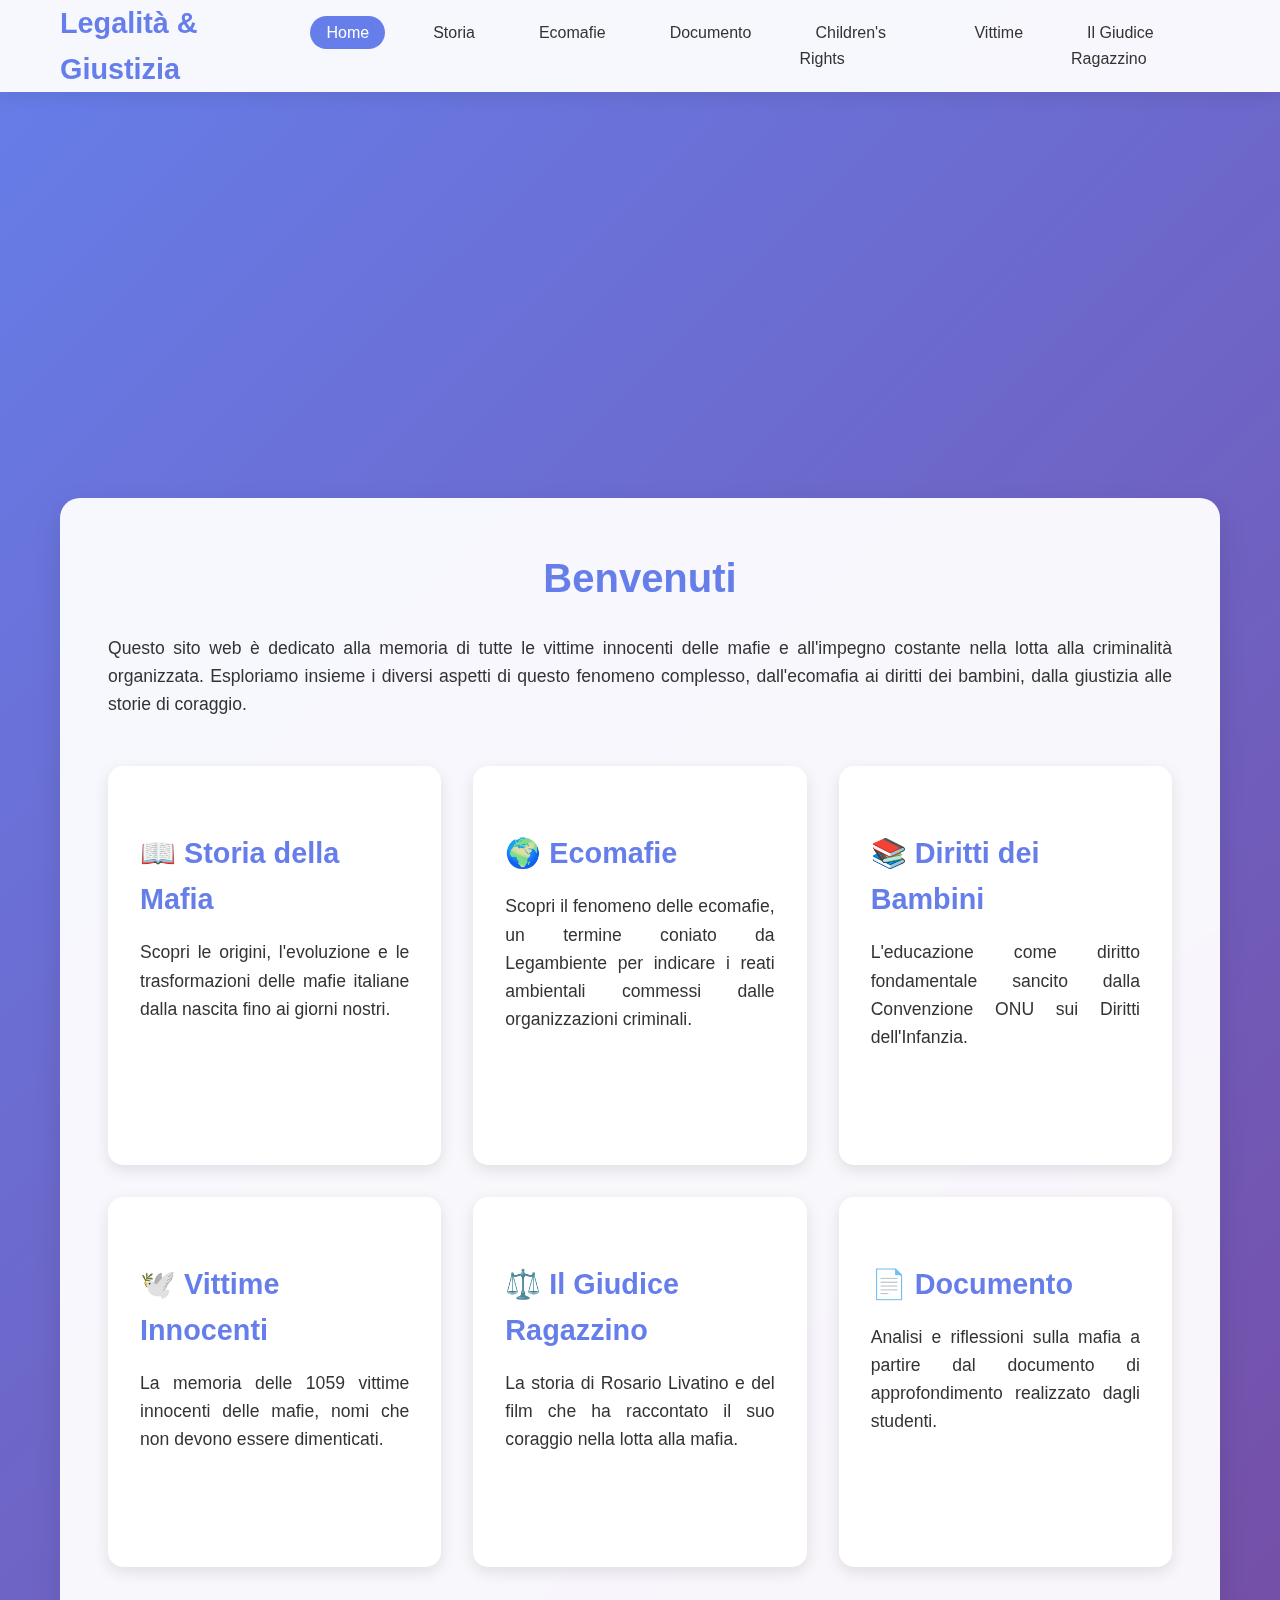
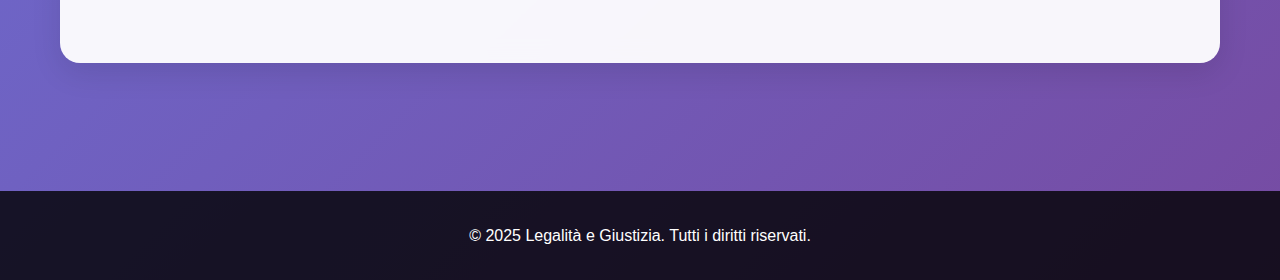
<file: index.html>
<!DOCTYPE html>
<html lang="it">
<head>
    <meta charset="UTF-8">
    <meta name="viewport" content="width=device-width, initial-scale=1.0">
    <title>Legalità e Giustizia - Homepage</title>
    <link rel="stylesheet" href="styles.css">
</head>
<body>
    <header>
        <nav class="container">
            <a href="index.html" class="logo">Legalità & Giustizia</a>
            <ul class="nav-links">
                <li><a href="index.html" class="active">Home</a></li>
                <li><a href="storia-mafia.html">Storia</a></li>
                <li><a href="ecomafie.html">Ecomafie</a></li>
                <li><a href="documento.html">Documento</a></li>
                <li><a href="diritti-bambini.html">Children's Rights</a></li>
                <li><a href="vittime-mafia.html">Vittime</a></li>
                <li><a href="giudice-ragazzino.html">Il Giudice Ragazzino</a></li>
            </ul>
            <div class="mobile-menu">
                <span></span>
                <span></span>
                <span></span>
            </div>
        </nav>
    </header>

    <main>
        <section class="hero">
            <div class="container">
                <h1>Legalità e Giustizia</h1>
                <p>Un viaggio attraverso la storia della lotta alla criminalità organizzata e la difesa dei diritti umani</p>
                <a href="#content" class="btn-primary">Scopri di più</a>
            </div>
        </section>

        <section id="content" class="container">
            <div class="content-section">
                <h2>Benvenuti</h2>
                <p>
                    Questo sito web è dedicato alla memoria di tutte le vittime innocenti delle mafie e all'impegno costante nella lotta alla criminalità organizzata. Esploriamo insieme i diversi aspetti di questo fenomeno complesso, dall'ecomafia ai diritti dei bambini, dalla giustizia alle storie di coraggio.
                </p>
                <div class="cards-grid">
                    <div class="card">
                        <h3>📖 Storia della Mafia</h3>
                        <p>Scopri le origini, l'evoluzione e le trasformazioni delle mafie italiane dalla nascita fino ai giorni nostri.</p>
                        <a href="storia-mafia.html" class="btn-primary">Vai alla Storia</a>
                    </div>
                    <div class="card">
                        <h3>🌍 Ecomafie</h3>
                        <p>Scopri il fenomeno delle ecomafie, un termine coniato da Legambiente per indicare i reati ambientali commessi dalle organizzazioni criminali.</p>
                        <a href="ecomafie.html" class="btn-primary">Approfondisci</a>
                    </div>
                    <div class="card">
                        <h3>📚 Diritti dei Bambini</h3>
                        <p>L'educazione come diritto fondamentale sancito dalla Convenzione ONU sui Diritti dell'Infanzia.</p>
                        <a href="diritti-bambini.html" class="btn-primary">Learn More</a>
                    </div>
                    <div class="card">
                        <h3>🕊️ Vittime Innocenti</h3>
                        <p>La memoria delle 1059 vittime innocenti delle mafie, nomi che non devono essere dimenticati.</p>
                        <a href="vittime-mafia.html" class="btn-primary">Ricorda</a>
                    </div>
                    <div class="card">
                        <h3>⚖️ Il Giudice Ragazzino</h3>
                        <p>La storia di Rosario Livatino e del film che ha raccontato il suo coraggio nella lotta alla mafia.</p>
                        <a href="giudice-ragazzino.html" class="btn-primary">Guarda</a>
                    </div>
                    <div class="card">
                        <h3>📄 Documento</h3>
                        <p>Analisi e riflessioni sulla mafia a partire dal documento di approfondimento realizzato dagli studenti.</p>
                        <a href="documento.html" class="btn-primary">Leggi il Documento</a>
                    </div>
                </div>
            </div>
        </section>
    </main>

    <footer>
        <div class="container">
            <p>&copy; 2025 Legalità e Giustizia. Tutti i diritti riservati.</p>
        </div>
    </footer>

    <script src="script.js"></script>
</body>
</html>
</file>
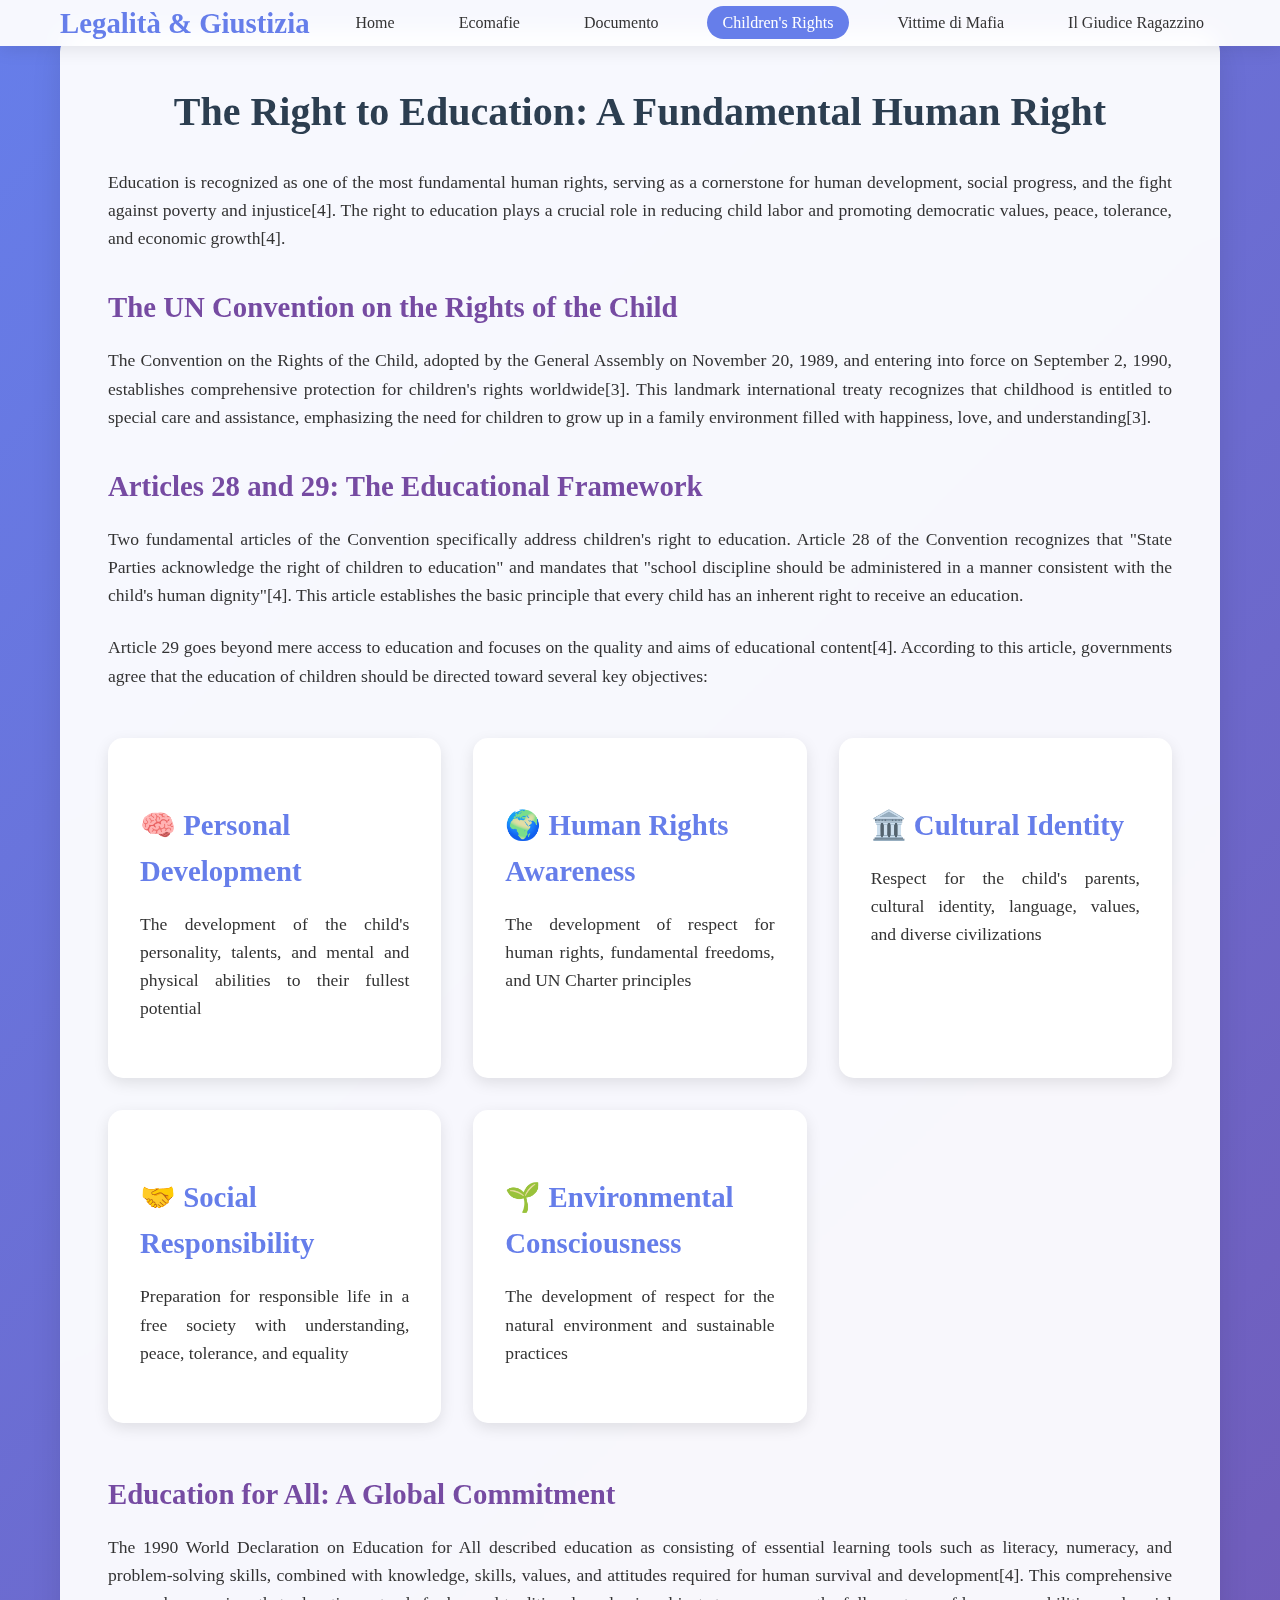
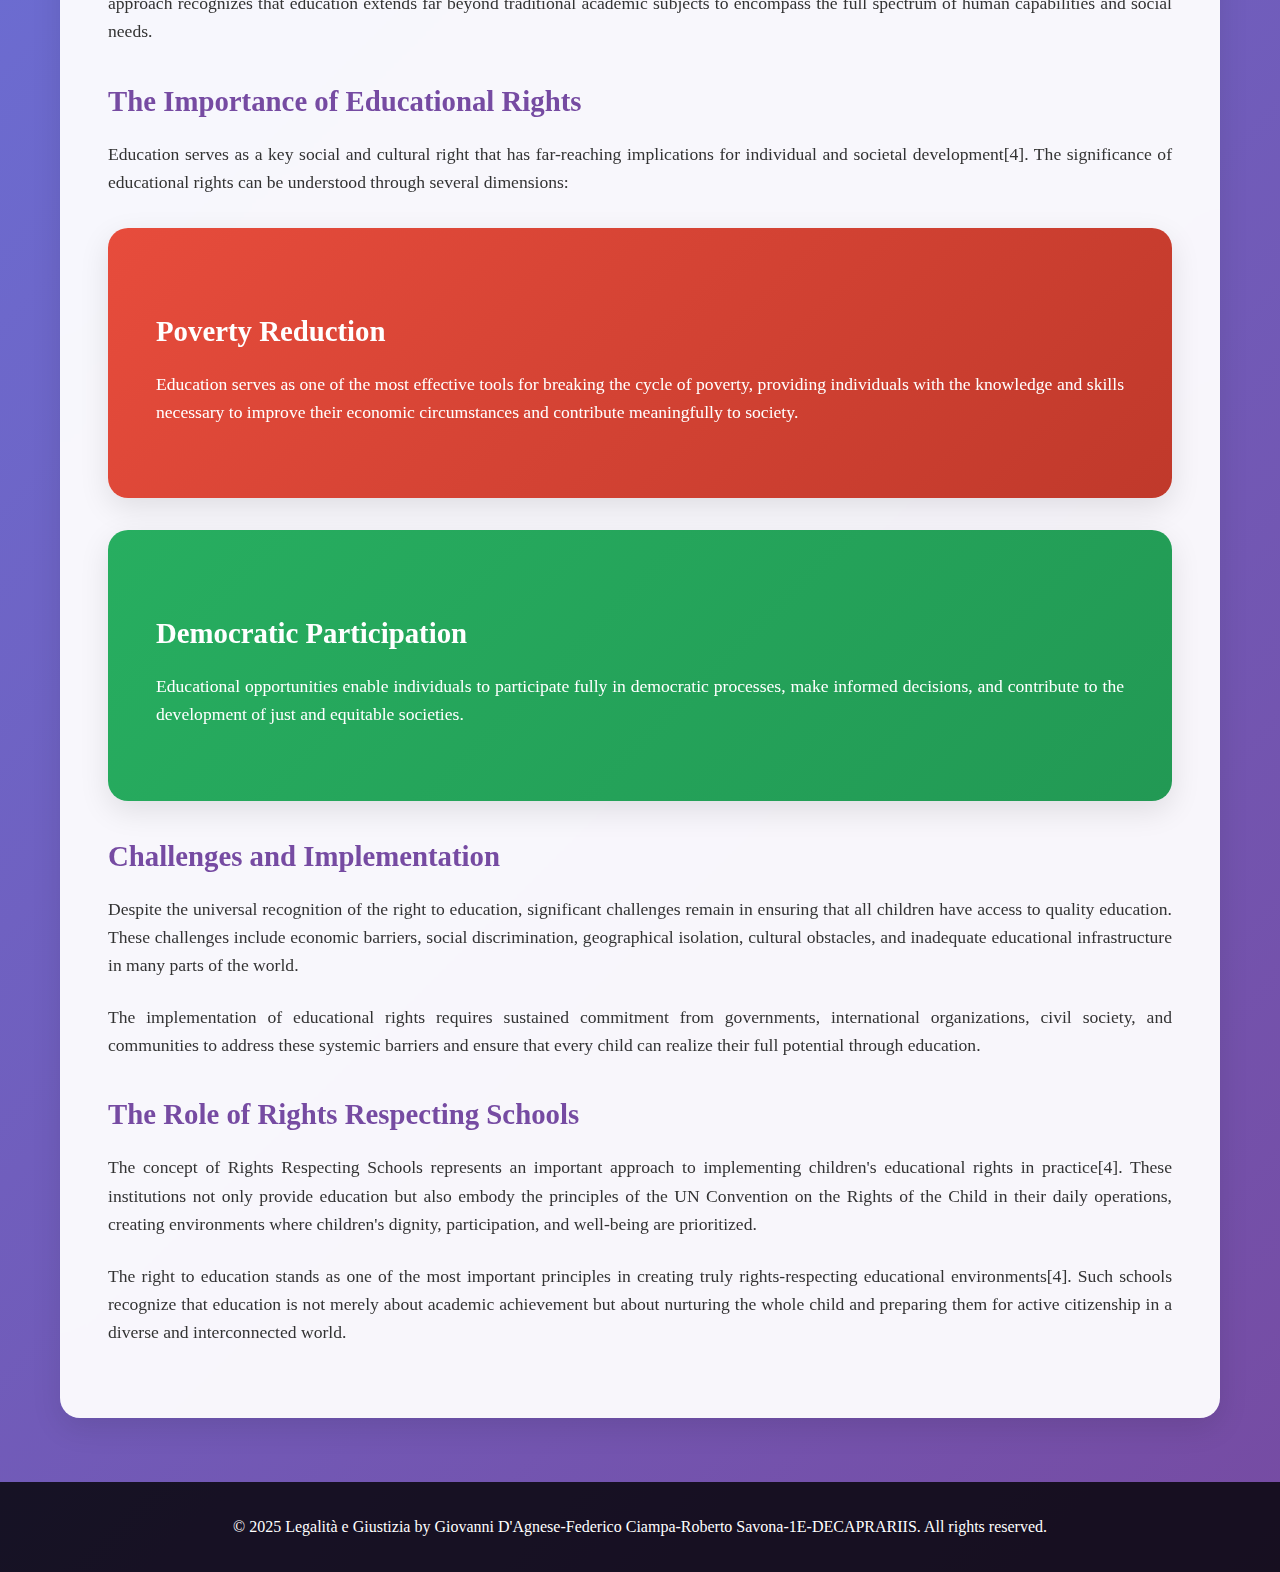
<file: diritti-bambini.html>
<!DOCTYPE html>
<html lang="en">
<head>
    <meta charset="UTF-8">
    <meta name="viewport" content="width=device-width, initial-scale=1.0">
    <title>Children's Right to Education</title>
    <link rel="stylesheet" href="styles.css">
</head>
<body class="english-page">
    <header>
        <nav class="container">
            <a href="index.html" class="logo">Legalità & Giustizia</a>
            <ul class="nav-links">
                <li><a href="index.html">Home</a></li>
                <li><a href="ecomafie.html">Ecomafie</a></li>
                <li><a href="documento.html">Documento</a></li>
                <li><a href="diritti-bambini.html" class="active">Children's Rights</a></li>
                <li><a href="vittime-mafia.html">Vittime di Mafia</a></li>
                <li><a href="giudice-ragazzino.html">Il Giudice Ragazzino</a></li>
            </ul>
            <div class="mobile-menu">
                <span></span>
                <span></span>
                <span></span>
            </div>
        </nav>
    </header>

    <main class="container">
        <div class="content-section">
            <h2>The Right to Education: A Fundamental Human Right</h2>
            
            <p>Education is recognized as one of the most fundamental human rights, serving as a cornerstone for human development, social progress, and the fight against poverty and injustice[4]. The right to education plays a crucial role in reducing child labor and promoting democratic values, peace, tolerance, and economic growth[4].</p>

            <h3>The UN Convention on the Rights of the Child</h3>
            <p>The Convention on the Rights of the Child, adopted by the General Assembly on November 20, 1989, and entering into force on September 2, 1990, establishes comprehensive protection for children's rights worldwide[3]. This landmark international treaty recognizes that childhood is entitled to special care and assistance, emphasizing the need for children to grow up in a family environment filled with happiness, love, and understanding[3].</p>

            <h3>Articles 28 and 29: The Educational Framework</h3>
            <p>Two fundamental articles of the Convention specifically address children's right to education. Article 28 of the Convention recognizes that "State Parties acknowledge the right of children to education" and mandates that "school discipline should be administered in a manner consistent with the child's human dignity"[4]. This article establishes the basic principle that every child has an inherent right to receive an education.</p>

            <p>Article 29 goes beyond mere access to education and focuses on the quality and aims of educational content[4]. According to this article, governments agree that the education of children should be directed toward several key objectives:</p>

            <div class="cards-grid">
                <div class="card">
                    <h3>🧠 Personal Development</h3>
                    <p>The development of the child's personality, talents, and mental and physical abilities to their fullest potential</p>
                </div>
                
                <div class="card">
                    <h3>🌍 Human Rights Awareness</h3>
                    <p>The development of respect for human rights, fundamental freedoms, and UN Charter principles</p>
                </div>
                
                <div class="card">
                    <h3>🏛️ Cultural Identity</h3>
                    <p>Respect for the child's parents, cultural identity, language, values, and diverse civilizations</p>
                </div>
                
                <div class="card">
                    <h3>🤝 Social Responsibility</h3>
                    <p>Preparation for responsible life in a free society with understanding, peace, tolerance, and equality</p>
                </div>
                
                <div class="card">
                    <h3>🌱 Environmental Consciousness</h3>
                    <p>The development of respect for the natural environment and sustainable practices</p>
                </div>
            </div>

            <h3>Education for All: A Global Commitment</h3>
            <p>The 1990 World Declaration on Education for All described education as consisting of essential learning tools such as literacy, numeracy, and problem-solving skills, combined with knowledge, skills, values, and attitudes required for human survival and development[4]. This comprehensive approach recognizes that education extends far beyond traditional academic subjects to encompass the full spectrum of human capabilities and social needs.</p>

            <h3>The Importance of Educational Rights</h3>
            <p>Education serves as a key social and cultural right that has far-reaching implications for individual and societal development[4]. The significance of educational rights can be understood through several dimensions:</p>

            <div class="content-section" style="background: linear-gradient(135deg, #e74c3c, #c0392b); color: white;">
                <h3 style="color: white;">Poverty Reduction</h3>
                <p>Education serves as one of the most effective tools for breaking the cycle of poverty, providing individuals with the knowledge and skills necessary to improve their economic circumstances and contribute meaningfully to society.</p>
            </div>

            <div class="content-section" style="background: linear-gradient(135deg, #27ae60, #229954); color: white;">
                <h3 style="color: white;">Democratic Participation</h3>
                <p>Educational opportunities enable individuals to participate fully in democratic processes, make informed decisions, and contribute to the development of just and equitable societies.</p>
            </div>

            <h3>Challenges and Implementation</h3>
            <p>Despite the universal recognition of the right to education, significant challenges remain in ensuring that all children have access to quality education. These challenges include economic barriers, social discrimination, geographical isolation, cultural obstacles, and inadequate educational infrastructure in many parts of the world.</p>

            <p>The implementation of educational rights requires sustained commitment from governments, international organizations, civil society, and communities to address these systemic barriers and ensure that every child can realize their full potential through education.</p>

            <h3>The Role of Rights Respecting Schools</h3>
            <p>The concept of Rights Respecting Schools represents an important approach to implementing children's educational rights in practice[4]. These institutions not only provide education but also embody the principles of the UN Convention on the Rights of the Child in their daily operations, creating environments where children's dignity, participation, and well-being are prioritized.</p>

            <p>The right to education stands as one of the most important principles in creating truly rights-respecting educational environments[4]. Such schools recognize that education is not merely about academic achievement but about nurturing the whole child and preparing them for active citizenship in a diverse and interconnected world.</p>
        </div>
    </main>

    <footer>
        <div class="container">
            <p>&copy; 2025 Legalità e Giustizia by Giovanni D'Agnese-Federico Ciampa-Roberto Savona-1E-DECAPRARIIS. All rights reserved.</p>
        </div>
    </footer>

    <script src="script.js"></script>
</body>
</html>
</file>
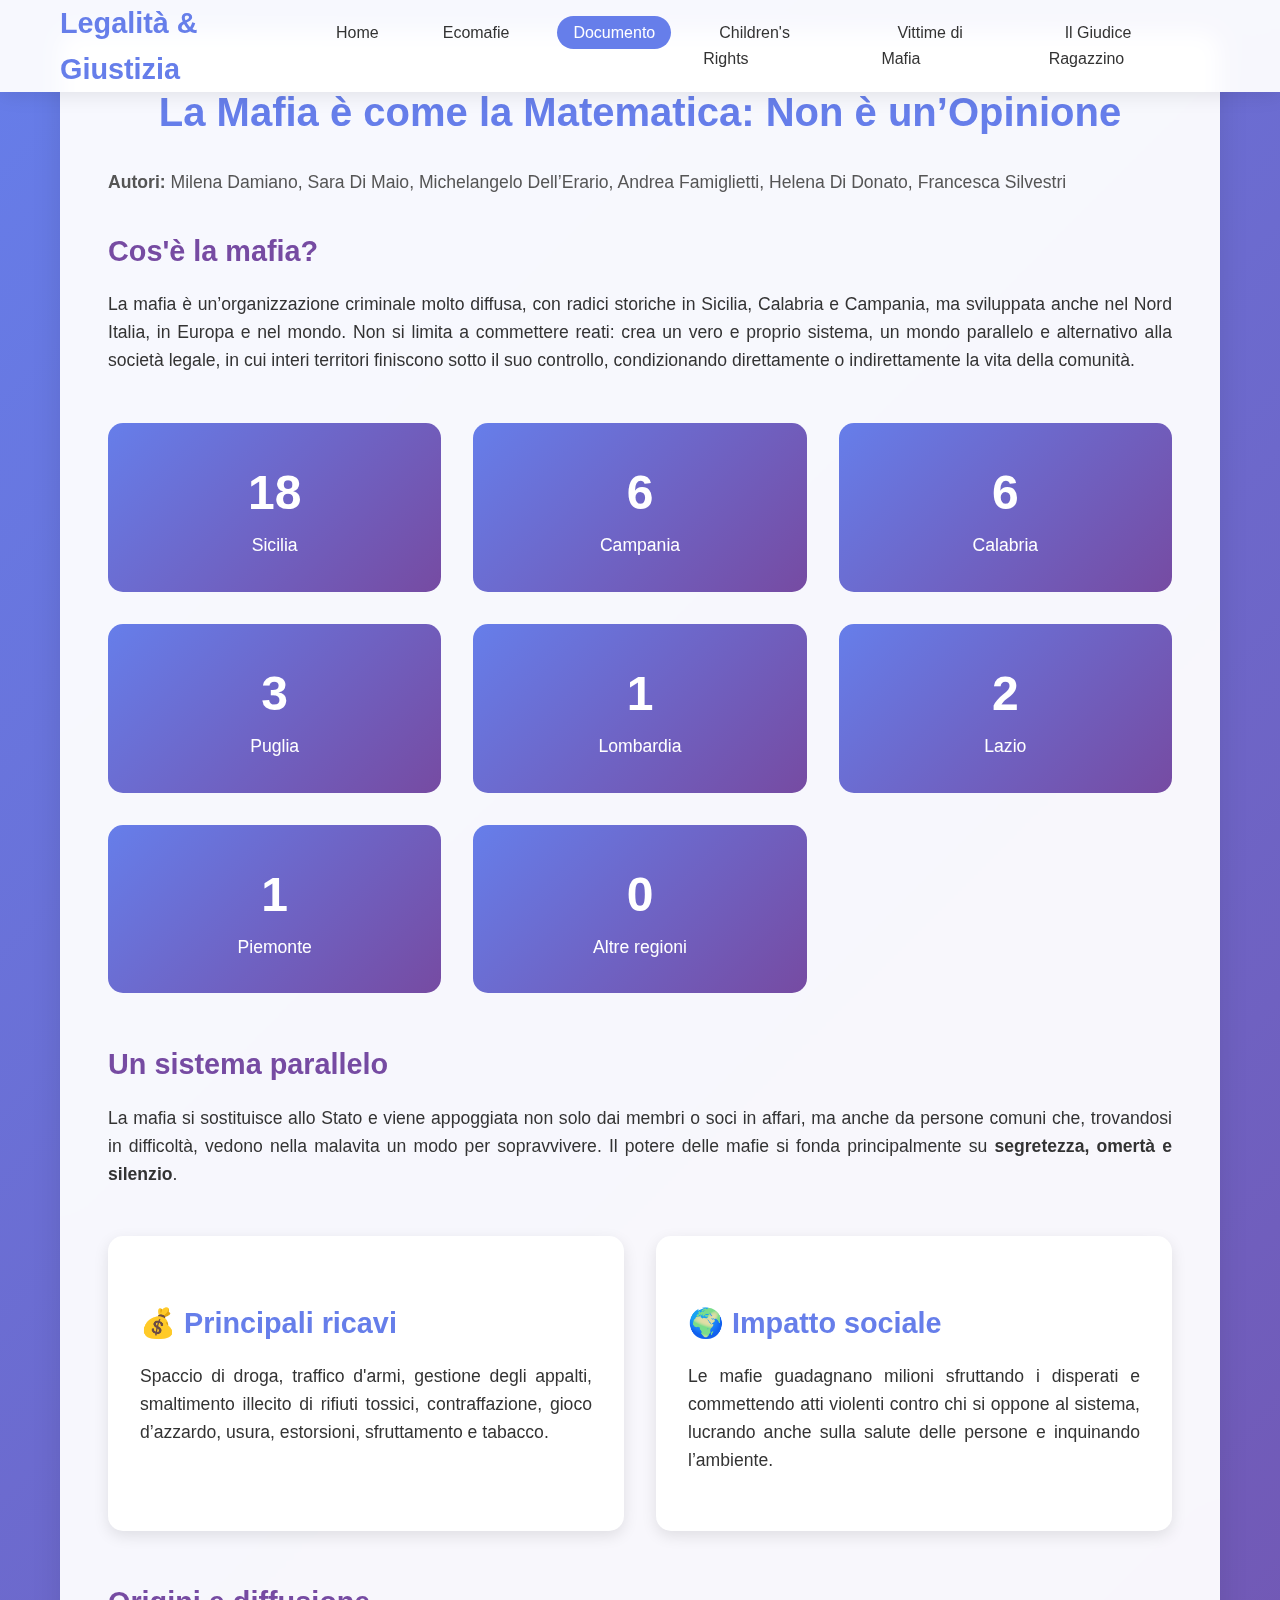
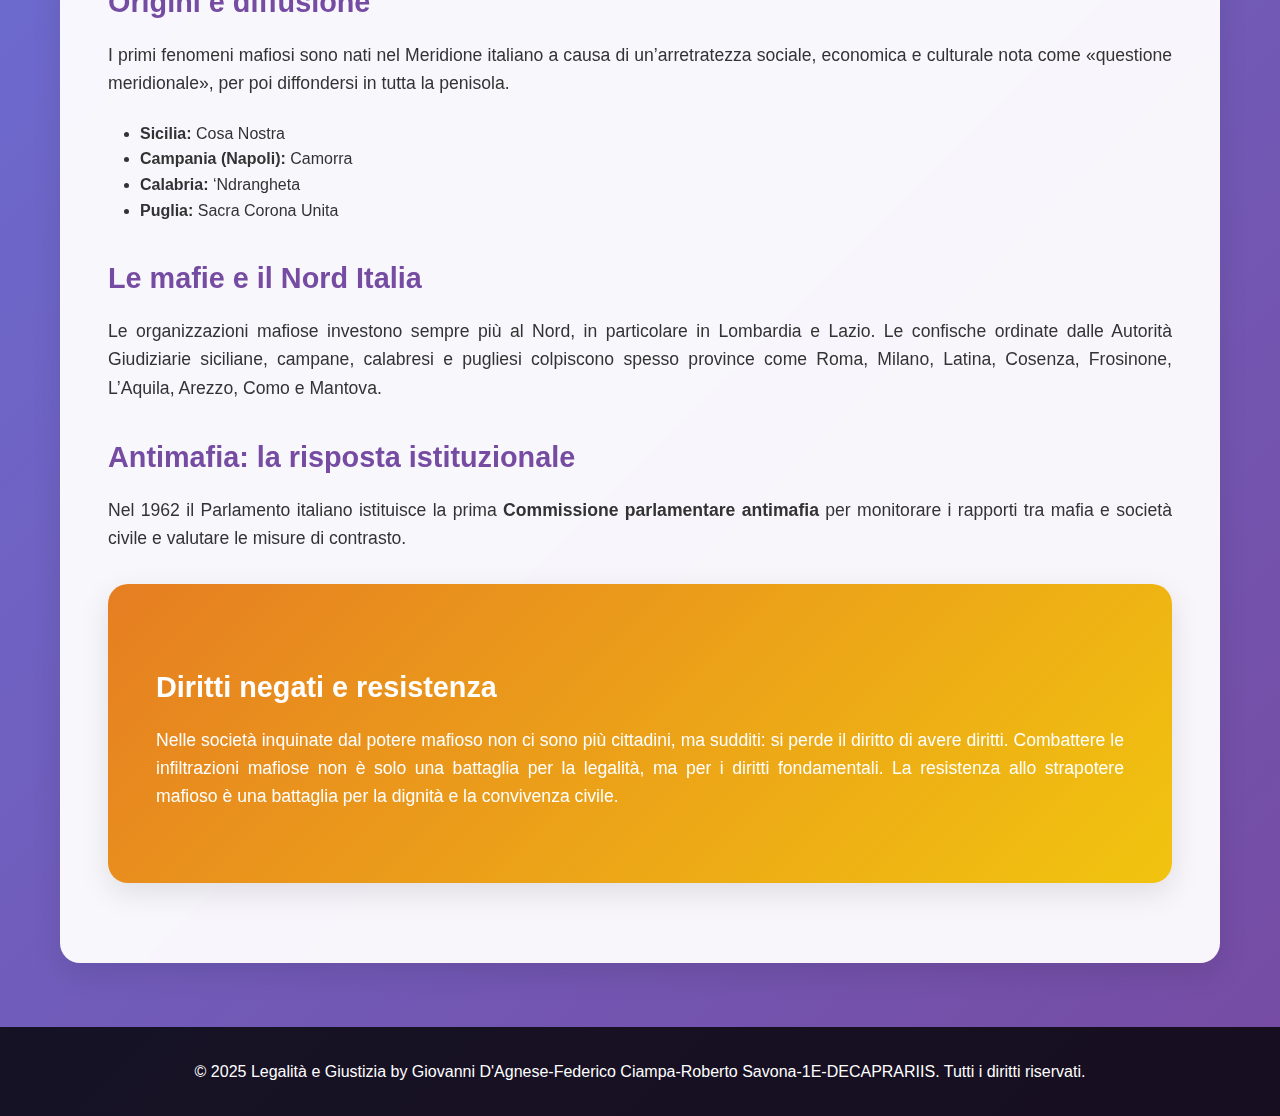
<file: documento.html>
<!DOCTYPE html>
<html lang="it">
<head>
    <meta charset="UTF-8">
    <meta name="viewport" content="width=device-width, initial-scale=1.0">
    <title>La Mafia è come la Matematica</title>
    <link rel="stylesheet" href="styles.css">
</head>
<body>
    <header>
        <nav class="container">
            <a href="index.html" class="logo">Legalità & Giustizia</a>
            <ul class="nav-links">
                <li><a href="index.html">Home</a></li>
                <li><a href="ecomafie.html">Ecomafie</a></li>
                <li><a href="documento.html" class="active">Documento</a></li>
                <li><a href="diritti-bambini.html">Children's Rights</a></li>
                <li><a href="vittime-mafia.html">Vittime di Mafia</a></li>
                <li><a href="giudice-ragazzino.html">Il Giudice Ragazzino</a></li>
            </ul>
            <div class="mobile-menu">
                <span></span>
                <span></span>
                <span></span>
            </div>
        </nav>
    </header>

    <main class="container">
        <div class="content-section">
            <h2>La Mafia è come la Matematica: Non è un’Opinione</h2>
            <p style="font-size: 1.1rem; color: #555;">
                <strong>Autori:</strong> Milena Damiano, Sara Di Maio, Michelangelo Dell’Erario, Andrea Famiglietti, Helena Di Donato, Francesca Silvestri
            </p>

            <h3>Cos'è la mafia?</h3>
            <p>
                La mafia è un’organizzazione criminale molto diffusa, con radici storiche in Sicilia, Calabria e Campania, ma sviluppata anche nel Nord Italia, in Europa e nel mondo. Non si limita a commettere reati: crea un vero e proprio sistema, un mondo parallelo e alternativo alla società legale, in cui interi territori finiscono sotto il suo controllo, condizionando direttamente o indirettamente la vita della comunità.
            </p>

            <div class="stats-grid">
                <div class="stat-card">
                    <span class="stat-number" data-target="46">46%</span>
                    <span class="stat-label">Sicilia</span>
                </div>
                <div class="stat-card">
                    <span class="stat-number" data-target="15">15%</span>
                    <span class="stat-label">Campania</span>
                </div>
                <div class="stat-card">
                    <span class="stat-number" data-target="15">15%</span>
                    <span class="stat-label">Calabria</span>
                </div>
                <div class="stat-card">
                    <span class="stat-number" data-target="8">8%</span>
                    <span class="stat-label">Puglia</span>
                </div>
                <div class="stat-card">
                    <span class="stat-number" data-target="4">4%</span>
                    <span class="stat-label">Lombardia</span>
                </div>
                <div class="stat-card">
                    <span class="stat-number" data-target="5">5%</span>
                    <span class="stat-label">Lazio</span>
                </div>
                <div class="stat-card">
                    <span class="stat-number" data-target="4">4%</span>
                    <span class="stat-label">Piemonte</span>
                </div>
                <div class="stat-card">
                    <span class="stat-number" data-target="1">1%</span>
                    <span class="stat-label">Altre regioni</span>
                </div>
            </div>

            <h3>Un sistema parallelo</h3>
            <p>
                La mafia si sostituisce allo Stato e viene appoggiata non solo dai membri o soci in affari, ma anche da persone comuni che, trovandosi in difficoltà, vedono nella malavita un modo per sopravvivere. Il potere delle mafie si fonda principalmente su <strong>segretezza, omertà e silenzio</strong>.
            </p>

            <div class="cards-grid">
                <div class="card">
                    <h3>💰 Principali ricavi</h3>
                    <p>
                        Spaccio di droga, traffico d'armi, gestione degli appalti, smaltimento illecito di rifiuti tossici, contraffazione, gioco d’azzardo, usura, estorsioni, sfruttamento e tabacco.
                    </p>
                </div>
                <div class="card">
                    <h3>🌍 Impatto sociale</h3>
                    <p>
                        Le mafie guadagnano milioni sfruttando i disperati e commettendo atti violenti contro chi si oppone al sistema, lucrando anche sulla salute delle persone e inquinando l’ambiente.
                    </p>
                </div>
            </div>

            <h3>Origini e diffusione</h3>
            <p>
                I primi fenomeni mafiosi sono nati nel Meridione italiano a causa di un’arretratezza sociale, economica e culturale nota come «questione meridionale», per poi diffondersi in tutta la penisola.
            </p>
            <ul style="margin: 1.5rem 0 2rem 2rem;">
                <li><strong>Sicilia:</strong> Cosa Nostra</li>
                <li><strong>Campania (Napoli):</strong> Camorra</li>
                <li><strong>Calabria:</strong> ‘Ndrangheta</li>
                <li><strong>Puglia:</strong> Sacra Corona Unita</li>
            </ul>

            <h3>Le mafie e il Nord Italia</h3>
            <p>
                Le organizzazioni mafiose investono sempre più al Nord, in particolare in Lombardia e Lazio. Le confische ordinate dalle Autorità Giudiziarie siciliane, campane, calabresi e pugliesi colpiscono spesso province come Roma, Milano, Latina, Cosenza, Frosinone, L’Aquila, Arezzo, Como e Mantova.
            </p>

            <h3>Antimafia: la risposta istituzionale</h3>
            <p>
                Nel 1962 il Parlamento italiano istituisce la prima <strong>Commissione parlamentare antimafia</strong> per monitorare i rapporti tra mafia e società civile e valutare le misure di contrasto.
            </p>

            <div class="content-section" style="background: linear-gradient(135deg, #e67e22, #f1c40f); color: #fff;">
                <h3 style="color: #fff;">Diritti negati e resistenza</h3>
                <p>
                    Nelle società inquinate dal potere mafioso non ci sono più cittadini, ma sudditi: si perde il diritto di avere diritti. Combattere le infiltrazioni mafiose non è solo una battaglia per la legalità, ma per i diritti fondamentali. La resistenza allo strapotere mafioso è una battaglia per la dignità e la convivenza civile.
                </p>
            </div>
        </div>
    </main>

    <footer>
        <div class="container">
            <p>&copy; 2025 Legalità e Giustizia by Giovanni D'Agnese-Federico Ciampa-Roberto Savona-1E-DECAPRARIIS. Tutti i diritti riservati.</p>
        </div>
    </footer>

    <script src="script.js"></script>
    <script>
        // Animazione dei contatori
        const observer = new IntersectionObserver((entries) => {
            entries.forEach(entry => {
                if (entry.isIntersecting) {
                    animateCounters();
                    observer.unobserve(entry.target);
                }
            });
        });

        const statsGrid = document.querySelector('.stats-grid');
        if (statsGrid) {
            observer.observe(statsGrid);
        }
    </script>
</body>
</html>
</file>
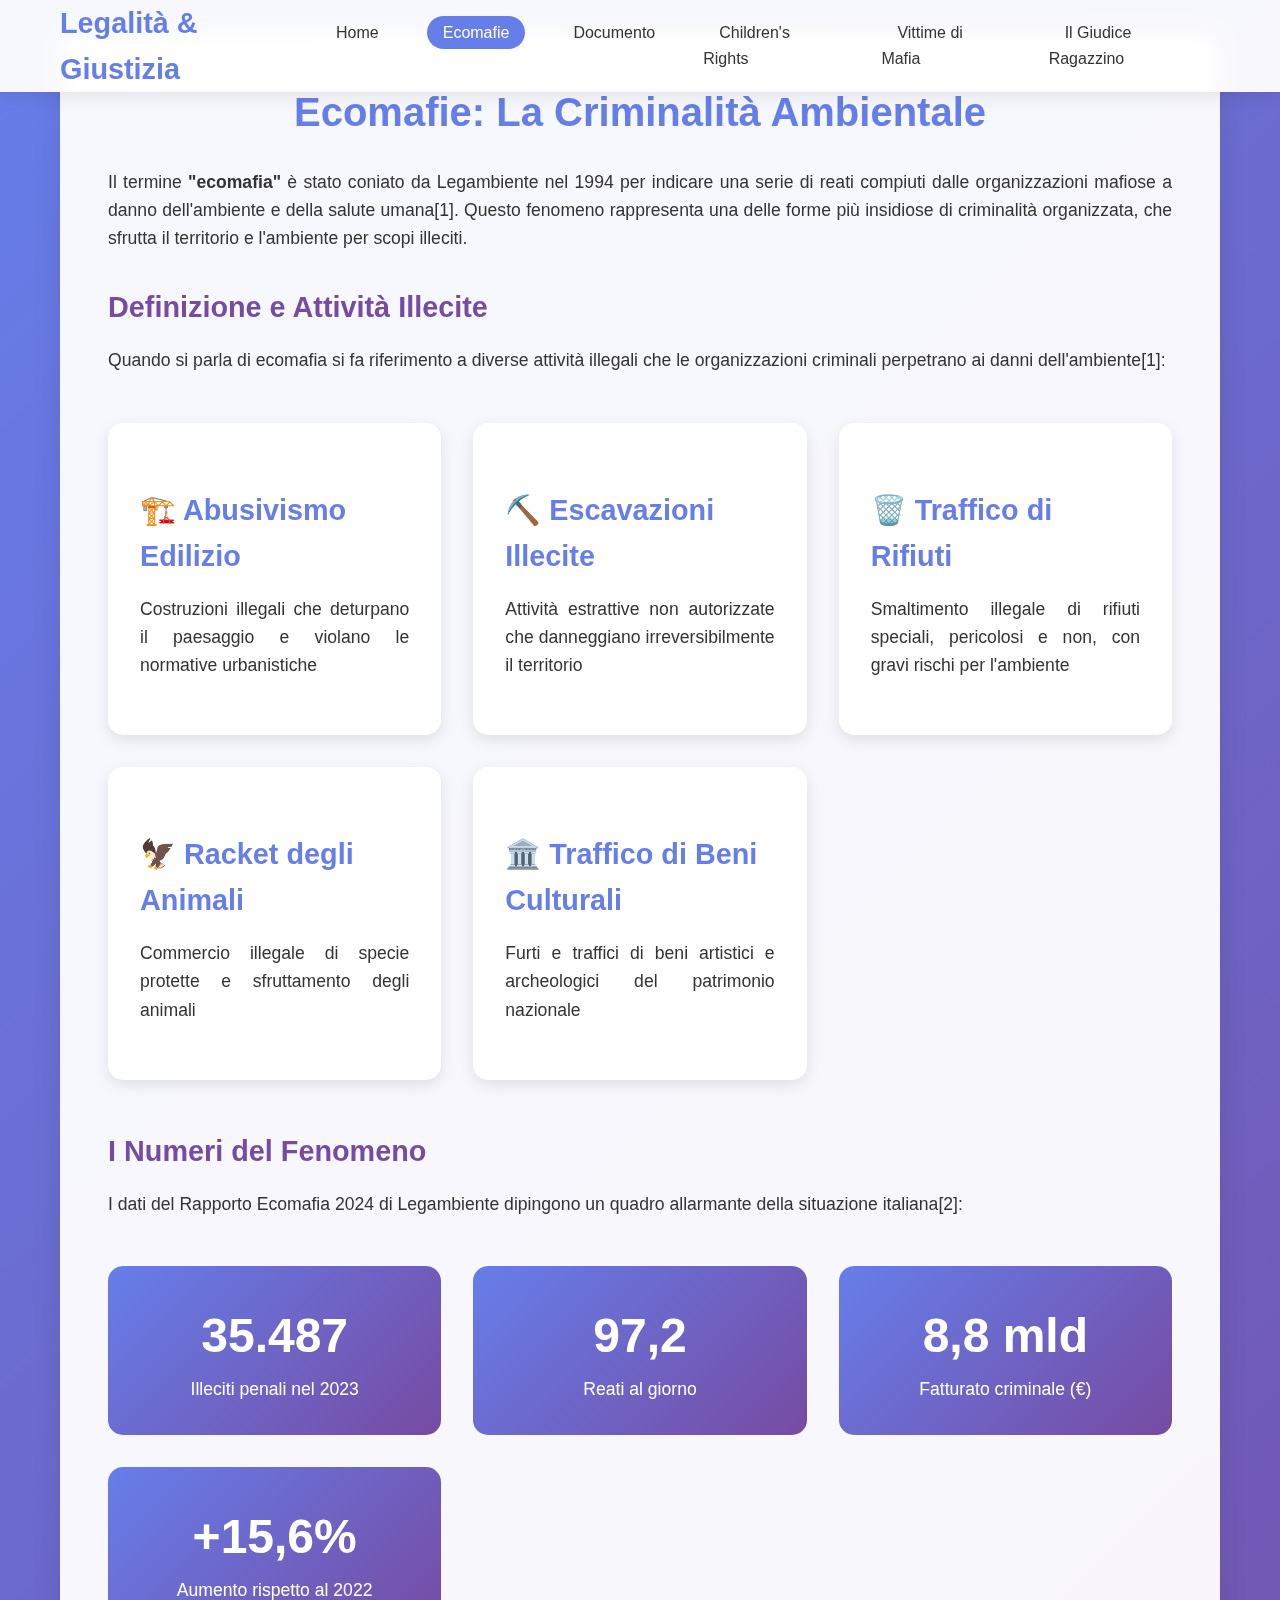
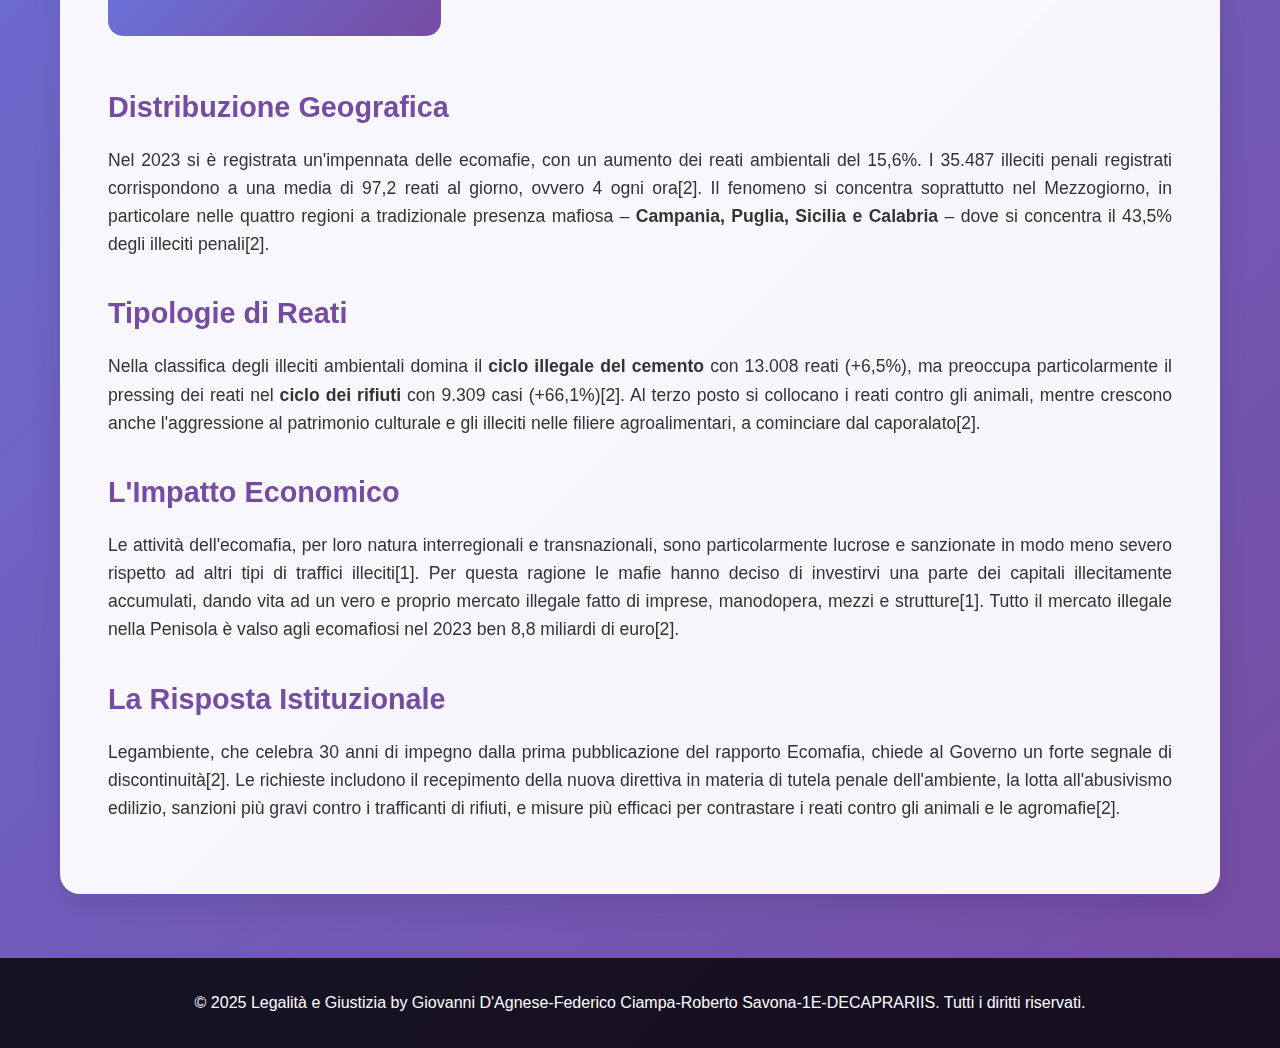
<file: ecomafie.html>
<!DOCTYPE html>
<html lang="it">
<head>
    <meta charset="UTF-8">
    <meta name="viewport" content="width=device-width, initial-scale=1.0">
    <title>Ecomafie - Criminalità Ambientale</title>
    <link rel="stylesheet" href="styles.css">
</head>
<body>
    <header>
        <nav class="container">
            <a href="index.html" class="logo">Legalità & Giustizia</a>
            <ul class="nav-links">
                <li><a href="index.html">Home</a></li>
                <li><a href="ecomafie.html" class="active">Ecomafie</a></li>
                <li><a href="documento.html">Documento</a></li>
                <li><a href="diritti-bambini.html">Children's Rights</a></li>
                <li><a href="vittime-mafia.html">Vittime di Mafia</a></li>
                <li><a href="giudice-ragazzino.html">Il Giudice Ragazzino</a></li>
            </ul>
            <div class="mobile-menu">
                <span></span>
                <span></span>
                <span></span>
            </div>
        </nav>
    </header>

    <main class="container">
        <div class="content-section">
            <h2>Ecomafie: La Criminalità Ambientale</h2>
            
            <p>Il termine <strong>"ecomafia"</strong> è stato coniato da Legambiente nel 1994 per indicare una serie di reati compiuti dalle organizzazioni mafiose a danno dell'ambiente e della salute umana[1]. Questo fenomeno rappresenta una delle forme più insidiose di criminalità organizzata, che sfrutta il territorio e l'ambiente per scopi illeciti.</p>

            <h3>Definizione e Attività Illecite</h3>
            <p>Quando si parla di ecomafia si fa riferimento a diverse attività illegali che le organizzazioni criminali perpetrano ai danni dell'ambiente[1]:</p>
            
            <div class="cards-grid">
                <div class="card">
                    <h3>🏗️ Abusivismo Edilizio</h3>
                    <p>Costruzioni illegali che deturpano il paesaggio e violano le normative urbanistiche</p>
                </div>
                
                <div class="card">
                    <h3>⛏️ Escavazioni Illecite</h3>
                    <p>Attività estrattive non autorizzate che danneggiano irreversibilmente il territorio</p>
                </div>
                
                <div class="card">
                    <h3>🗑️ Traffico di Rifiuti</h3>
                    <p>Smaltimento illegale di rifiuti speciali, pericolosi e non, con gravi rischi per l'ambiente</p>
                </div>
                
                <div class="card">
                    <h3>🦅 Racket degli Animali</h3>
                    <p>Commercio illegale di specie protette e sfruttamento degli animali</p>
                </div>
                
                <div class="card">
                    <h3>🏛️ Traffico di Beni Culturali</h3>
                    <p>Furti e traffici di beni artistici e archeologici del patrimonio nazionale</p>
                </div>
            </div>

            <h3>I Numeri del Fenomeno</h3>
            <p>I dati del Rapporto Ecomafia 2024 di Legambiente dipingono un quadro allarmante della situazione italiana[2]:</p>
            
            <div class="stats-grid">
                <div class="stat-card">
                    <span class="stat-number" data-target="35487">35.487</span>
                    <span class="stat-label">Illeciti penali nel 2023</span>
                </div>
                
                <div class="stat-card">
                    <span class="stat-number" data-target="97">97,2</span>
                    <span class="stat-label">Reati al giorno</span>
                </div>
                
                <div class="stat-card">
                    <span class="stat-number" data-target="8800">8,8 mld</span>
                    <span class="stat-label">Fatturato criminale (€)</span>
                </div>
                
                <div class="stat-card">
                    <span class="stat-number" data-target="15">+15,6%</span>
                    <span class="stat-label">Aumento rispetto al 2022</span>
                </div>
            </div>

            <h3>Distribuzione Geografica</h3>
            <p>Nel 2023 si è registrata un'impennata delle ecomafie, con un aumento dei reati ambientali del 15,6%. I 35.487 illeciti penali registrati corrispondono a una media di 97,2 reati al giorno, ovvero 4 ogni ora[2]. Il fenomeno si concentra soprattutto nel Mezzogiorno, in particolare nelle quattro regioni a tradizionale presenza mafiosa – <strong>Campania, Puglia, Sicilia e Calabria</strong> – dove si concentra il 43,5% degli illeciti penali[2].</p>

            <h3>Tipologie di Reati</h3>
            <p>Nella classifica degli illeciti ambientali domina il <strong>ciclo illegale del cemento</strong> con 13.008 reati (+6,5%), ma preoccupa particolarmente il pressing dei reati nel <strong>ciclo dei rifiuti</strong> con 9.309 casi (+66,1%)[2]. Al terzo posto si collocano i reati contro gli animali, mentre crescono anche l'aggressione al patrimonio culturale e gli illeciti nelle filiere agroalimentari, a cominciare dal caporalato[2].</p>

            <h3>L'Impatto Economico</h3>
            <p>Le attività dell'ecomafia, per loro natura interregionali e transnazionali, sono particolarmente lucrose e sanzionate in modo meno severo rispetto ad altri tipi di traffici illeciti[1]. Per questa ragione le mafie hanno deciso di investirvi una parte dei capitali illecitamente accumulati, dando vita ad un vero e proprio mercato illegale fatto di imprese, manodopera, mezzi e strutture[1]. Tutto il mercato illegale nella Penisola è valso agli ecomafiosi nel 2023 ben 8,8 miliardi di euro[2].</p>

            <h3>La Risposta Istituzionale</h3>
            <p>Legambiente, che celebra 30 anni di impegno dalla prima pubblicazione del rapporto Ecomafia, chiede al Governo un forte segnale di discontinuità[2]. Le richieste includono il recepimento della nuova direttiva in materia di tutela penale dell'ambiente, la lotta all'abusivismo edilizio, sanzioni più gravi contro i trafficanti di rifiuti, e misure più efficaci per contrastare i reati contro gli animali e le agromafie[2].</p>
        </div>
    </main>

    <footer>
        <div class="container">
            <p>&copy; 2025 Legalità e Giustizia by Giovanni D'Agnese-Federico Ciampa-Roberto Savona-1E-DECAPRARIIS. Tutti i diritti riservati.</p>
        </div>
    </footer>

    <script src="script.js"></script>
    <script>
        // Animate counters when they come into view
        const observer = new IntersectionObserver((entries) => {
            entries.forEach(entry => {
                if (entry.isIntersecting) {
                    animateCounters();
                    observer.unobserve(entry.target);
                }
            });
        });

        const statsGrid = document.querySelector('.stats-grid');
        if (statsGrid) {
            observer.observe(statsGrid);
        }
    </script>
</body>
</html>
</file>
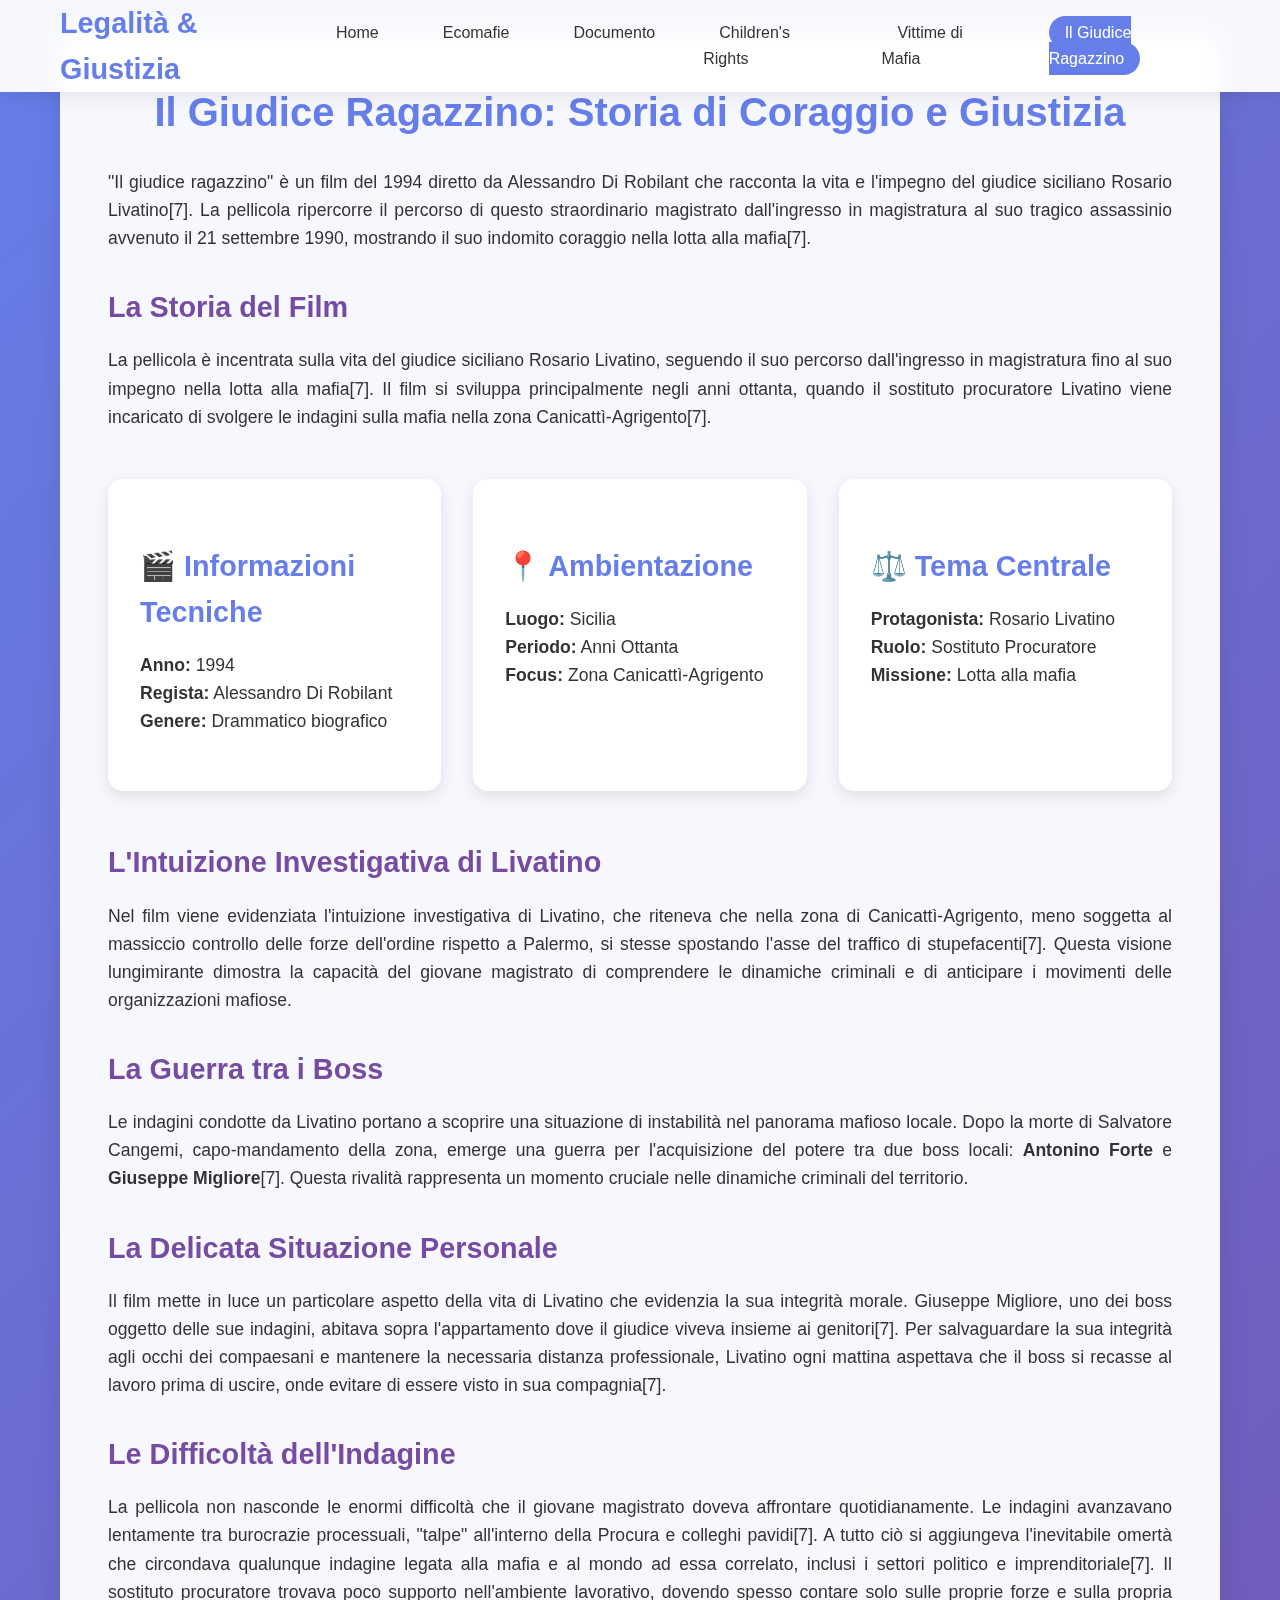
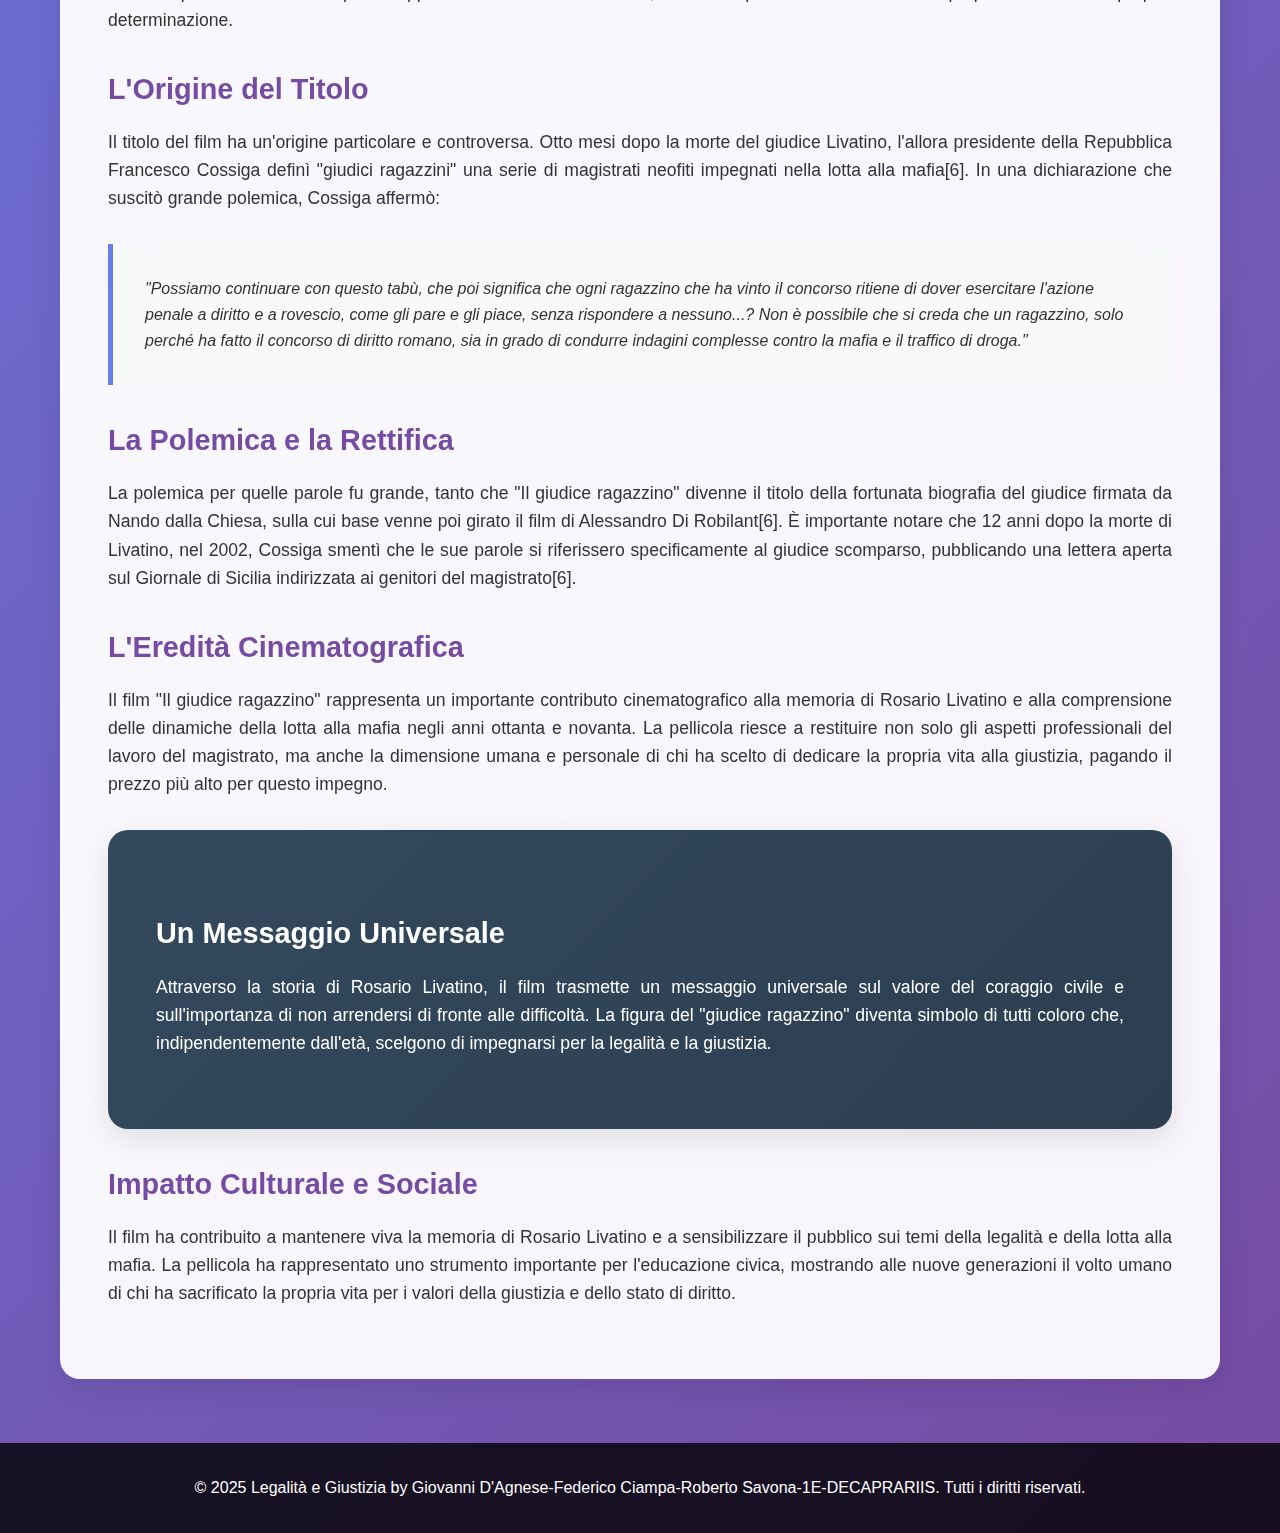
<file: giudice-ragazzino.html>
<!DOCTYPE html>
<html lang="it">
<head>
    <meta charset="UTF-8">
    <meta name="viewport" content="width=device-width, initial-scale=1.0">
    <title>Il Giudice Ragazzino - Film e Storia</title>
    <link rel="stylesheet" href="styles.css">
</head>
<body>
    <header>
        <nav class="container">
            <a href="index.html" class="logo">Legalità & Giustizia</a>
            <ul class="nav-links">
                <li><a href="index.html">Home</a></li>
                <li><a href="ecomafie.html">Ecomafie</a></li>
                <li><a href="documento.html">Documento</a></li>
                <li><a href="diritti-bambini.html">Children's Rights</a></li>
                <li><a href="vittime-mafia.html">Vittime di Mafia</a></li>
                <li><a href="giudice-ragazzino.html" class="active">Il Giudice Ragazzino</a></li>
            </ul>
            <div class="mobile-menu">
                <span></span>
                <span></span>
                <span></span>
            </div>
        </nav>
    </header>

    <main class="container">
        <div class="content-section">
            <h2>Il Giudice Ragazzino: Storia di Coraggio e Giustizia</h2>
            
            <p>"Il giudice ragazzino" è un film del 1994 diretto da Alessandro Di Robilant che racconta la vita e l'impegno del giudice siciliano Rosario Livatino[7]. La pellicola ripercorre il percorso di questo straordinario magistrato dall'ingresso in magistratura al suo tragico assassinio avvenuto il 21 settembre 1990, mostrando il suo indomito coraggio nella lotta alla mafia[7].</p>

            <h3>La Storia del Film</h3>
            <p>La pellicola è incentrata sulla vita del giudice siciliano Rosario Livatino, seguendo il suo percorso dall'ingresso in magistratura fino al suo impegno nella lotta alla mafia[7]. Il film si sviluppa principalmente negli anni ottanta, quando il sostituto procuratore Livatino viene incaricato di svolgere le indagini sulla mafia nella zona Canicattì-Agrigento[7].</p>

            <div class="cards-grid">
                <div class="card">
                    <h3>🎬 Informazioni Tecniche</h3>
                    <p><strong>Anno:</strong> 1994<br>
                    <strong>Regista:</strong> Alessandro Di Robilant<br>
                    <strong>Genere:</strong> Drammatico biografico</p>
                </div>
                
                <div class="card">
                    <h3>📍 Ambientazione</h3>
                    <p><strong>Luogo:</strong> Sicilia<br>
                    <strong>Periodo:</strong> Anni Ottanta<br>
                    <strong>Focus:</strong> Zona Canicattì-Agrigento</p>
                </div>
                
                <div class="card">
                    <h3>⚖️ Tema Centrale</h3>
                    <p><strong>Protagonista:</strong> Rosario Livatino<br>
                    <strong>Ruolo:</strong> Sostituto Procuratore<br>
                    <strong>Missione:</strong> Lotta alla mafia</p>
                </div>
            </div>

            <h3>L'Intuizione Investigativa di Livatino</h3>
            <p>Nel film viene evidenziata l'intuizione investigativa di Livatino, che riteneva che nella zona di Canicattì-Agrigento, meno soggetta al massiccio controllo delle forze dell'ordine rispetto a Palermo, si stesse spostando l'asse del traffico di stupefacenti[7]. Questa visione lungimirante dimostra la capacità del giovane magistrato di comprendere le dinamiche criminali e di anticipare i movimenti delle organizzazioni mafiose.</p>

            <h3>La Guerra tra i Boss</h3>
            <p>Le indagini condotte da Livatino portano a scoprire una situazione di instabilità nel panorama mafioso locale. Dopo la morte di Salvatore Cangemi, capo-mandamento della zona, emerge una guerra per l'acquisizione del potere tra due boss locali: <strong>Antonino Forte</strong> e <strong>Giuseppe Migliore</strong>[7]. Questa rivalità rappresenta un momento cruciale nelle dinamiche criminali del territorio.</p>

            <h3>La Delicata Situazione Personale</h3>
            <p>Il film mette in luce un particolare aspetto della vita di Livatino che evidenzia la sua integrità morale. Giuseppe Migliore, uno dei boss oggetto delle sue indagini, abitava sopra l'appartamento dove il giudice viveva insieme ai genitori[7]. Per salvaguardare la sua integrità agli occhi dei compaesani e mantenere la necessaria distanza professionale, Livatino ogni mattina aspettava che il boss si recasse al lavoro prima di uscire, onde evitare di essere visto in sua compagnia[7].</p>

            <h3>Le Difficoltà dell'Indagine</h3>
            <p>La pellicola non nasconde le enormi difficoltà che il giovane magistrato doveva affrontare quotidianamente. Le indagini avanzavano lentamente tra burocrazie processuali, "talpe" all'interno della Procura e colleghi pavidi[7]. A tutto ciò si aggiungeva l'inevitabile omertà che circondava qualunque indagine legata alla mafia e al mondo ad essa correlato, inclusi i settori politico e imprenditoriale[7]. Il sostituto procuratore trovava poco supporto nell'ambiente lavorativo, dovendo spesso contare solo sulle proprie forze e sulla propria determinazione.</p>

            <h3>L'Origine del Titolo</h3>
            <p>Il titolo del film ha un'origine particolare e controversa. Otto mesi dopo la morte del giudice Livatino, l'allora presidente della Repubblica Francesco Cossiga definì "giudici ragazzini" una serie di magistrati neofiti impegnati nella lotta alla mafia[6]. In una dichiarazione che suscitò grande polemica, Cossiga affermò:</p>

            <blockquote style="background: #f8f9fa; padding: 2rem; border-left: 5px solid #667eea; margin: 2rem 0; font-style: italic;">
                "Possiamo continuare con questo tabù, che poi significa che ogni ragazzino che ha vinto il concorso ritiene di dover esercitare l'azione penale a diritto e a rovescio, come gli pare e gli piace, senza rispondere a nessuno...? Non è possibile che si creda che un ragazzino, solo perché ha fatto il concorso di diritto romano, sia in grado di condurre indagini complesse contro la mafia e il traffico di droga."
            </blockquote>

            <h3>La Polemica e la Rettifica</h3>
            <p>La polemica per quelle parole fu grande, tanto che "Il giudice ragazzino" divenne il titolo della fortunata biografia del giudice firmata da Nando dalla Chiesa, sulla cui base venne poi girato il film di Alessandro Di Robilant[6]. È importante notare che 12 anni dopo la morte di Livatino, nel 2002, Cossiga smentì che le sue parole si riferissero specificamente al giudice scomparso, pubblicando una lettera aperta sul Giornale di Sicilia indirizzata ai genitori del magistrato[6].</p>

            <h3>L'Eredità Cinematografica</h3>
            <p>Il film "Il giudice ragazzino" rappresenta un importante contributo cinematografico alla memoria di Rosario Livatino e alla comprensione delle dinamiche della lotta alla mafia negli anni ottanta e novanta. La pellicola riesce a restituire non solo gli aspetti professionali del lavoro del magistrato, ma anche la dimensione umana e personale di chi ha scelto di dedicare la propria vita alla giustizia, pagando il prezzo più alto per questo impegno.</p>

            <div class="content-section" style="background: linear-gradient(135deg, #34495e, #2c3e50); color: white;">
                <h3 style="color: white;">Un Messaggio Universale</h3>
                <p>Attraverso la storia di Rosario Livatino, il film trasmette un messaggio universale sul valore del coraggio civile e sull'importanza di non arrendersi di fronte alle difficoltà. La figura del "giudice ragazzino" diventa simbolo di tutti coloro che, indipendentemente dall'età, scelgono di impegnarsi per la legalità e la giustizia.</p>
            </div>

            <h3>Impatto Culturale e Sociale</h3>
            <p>Il film ha contribuito a mantenere viva la memoria di Rosario Livatino e a sensibilizzare il pubblico sui temi della legalità e della lotta alla mafia. La pellicola ha rappresentato uno strumento importante per l'educazione civica, mostrando alle nuove generazioni il volto umano di chi ha sacrificato la propria vita per i valori della giustizia e dello stato di diritto.</p>
        </div>
    </main>

    <footer>
        <div class="container">
            <p>&copy; 2025 Legalità e Giustizia by Giovanni D'Agnese-Federico Ciampa-Roberto Savona-1E-DECAPRARIIS. Tutti i diritti riservati.</p>
        </div>
    </footer>

    <script src="script.js"></script>
</body>
</html>
</file>
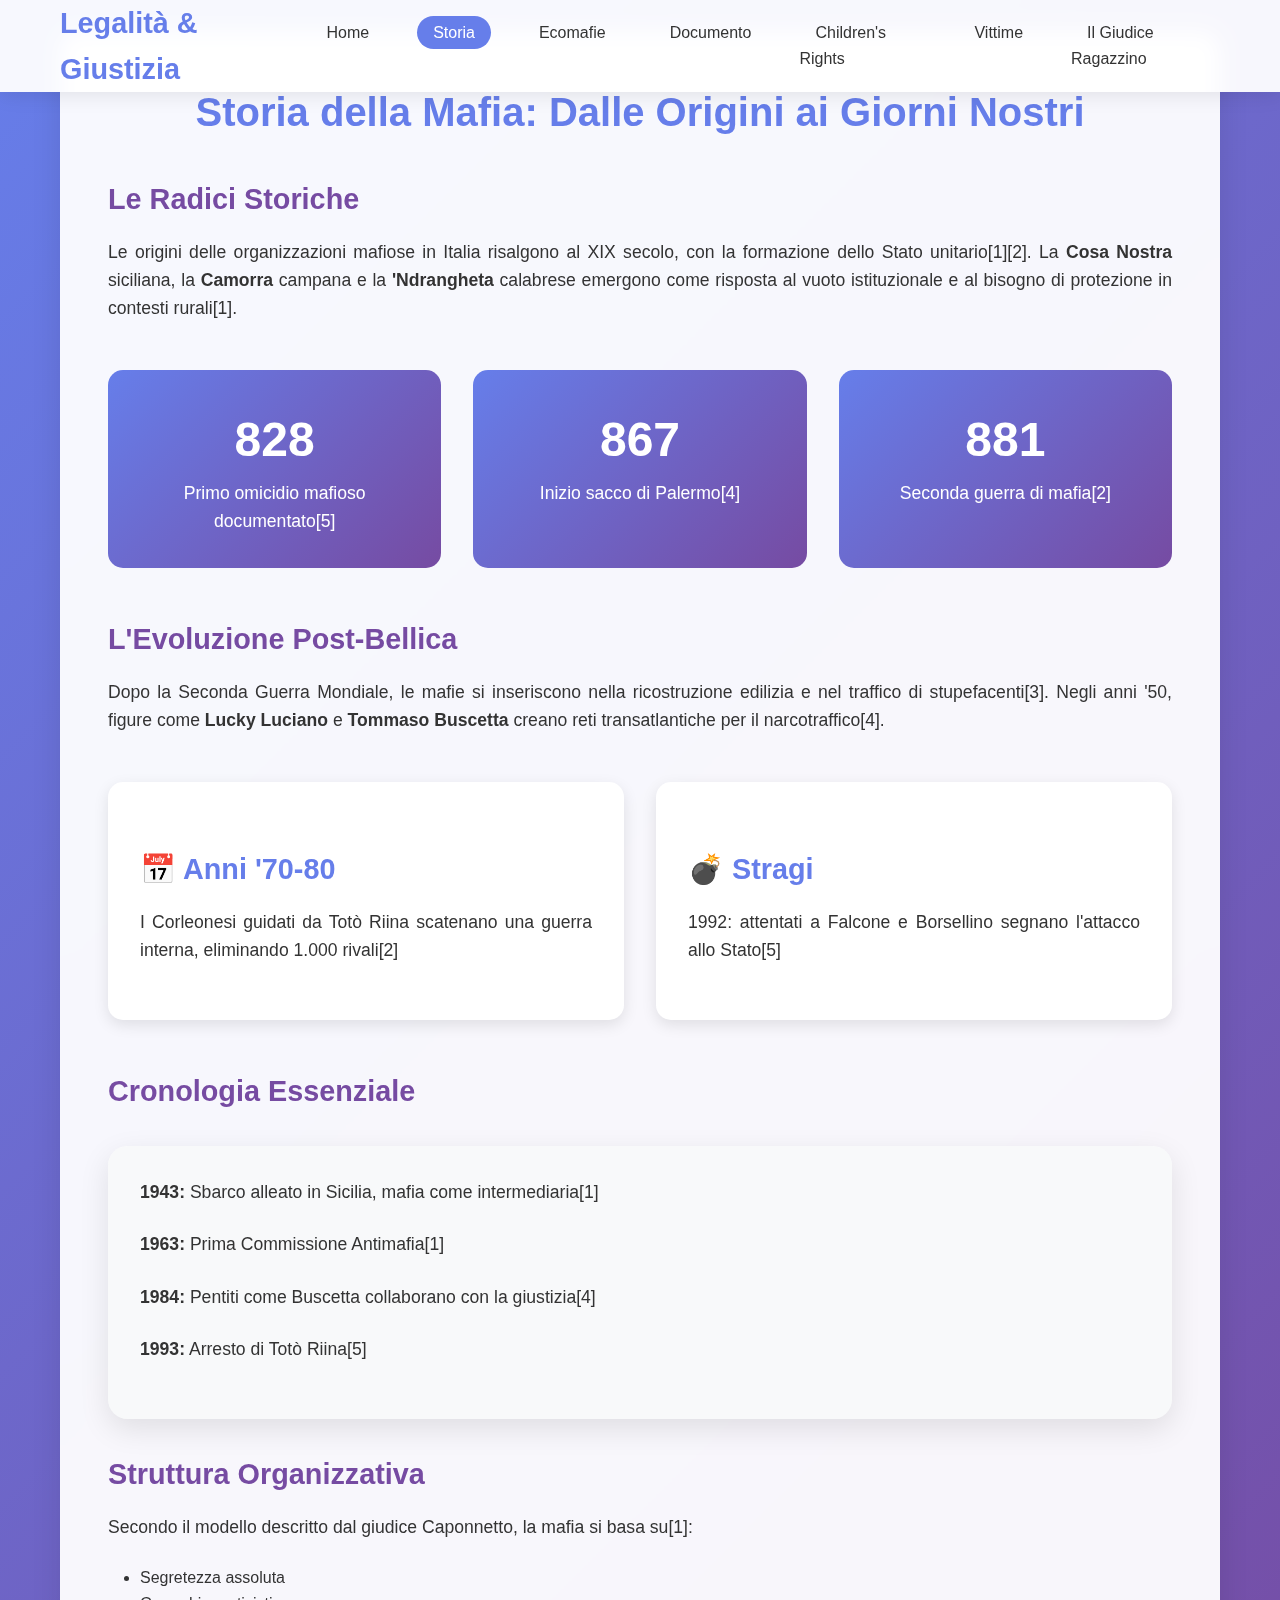
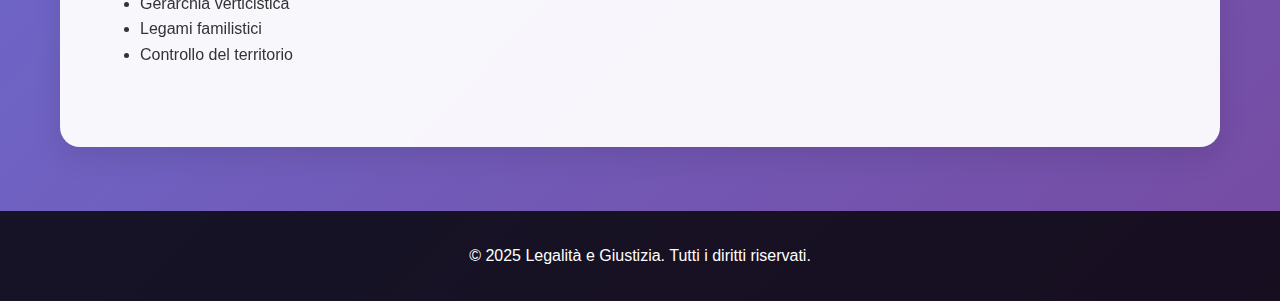
<file: storia-mafia.html>
<!DOCTYPE html>
<html lang="it">
<head>
    <meta charset="UTF-8">
    <meta name="viewport" content="width=device-width, initial-scale=1.0">
    <title>Storia della Mafia</title>
    <link rel="stylesheet" href="styles.css">
</head>
<body>
    <header>
        <nav class="container">
            <a href="index.html" class="logo">Legalità & Giustizia</a>
            <ul class="nav-links">
                <li><a href="index.html">Home</a></li>
                <li><a href="storia-mafia.html" class="active">Storia</a></li>
                <li><a href="ecomafie.html">Ecomafie</a></li>
                <li><a href="documento.html">Documento</a></li>
                <li><a href="diritti-bambini.html">Children's Rights</a></li>
                <li><a href="vittime-mafia.html">Vittime</a></li>
                <li><a href="giudice-ragazzino.html">Il Giudice Ragazzino</a></li>
            </ul>
            <div class="mobile-menu">
                <span></span>
                <span></span>
                <span></span>
            </div>
        </nav>
    </header>

    <main class="container">
        <div class="content-section">
            <h2>Storia della Mafia: Dalle Origini ai Giorni Nostri</h2>
            
            <h3>Le Radici Storiche</h3>
            <p>Le origini delle organizzazioni mafiose in Italia risalgono al XIX secolo, con la formazione dello Stato unitario[1][2]. La <strong>Cosa Nostra</strong> siciliana, la <strong>Camorra</strong> campana e la <strong>'Ndrangheta</strong> calabrese emergono come risposta al vuoto istituzionale e al bisogno di protezione in contesti rurali[1].</p>

            <div class="stats-grid">
                <div class="stat-card">
                    <span class="stat-number" data-target="1861">1861</span>
                    <span class="stat-label">Primo omicidio mafioso documentato[5]</span>
                </div>
                <div class="stat-card">
                    <span class="stat-number" data-target="1950">1950</span>
                    <span class="stat-label">Inizio sacco di Palermo[4]</span>
                </div>
                <div class="stat-card">
                    <span class="stat-number" data-target="1981">1981</span>
                    <span class="stat-label">Seconda guerra di mafia[2]</span>
                </div>
            </div>

            <h3>L'Evoluzione Post-Bellica</h3>
            <p>Dopo la Seconda Guerra Mondiale, le mafie si inseriscono nella ricostruzione edilizia e nel traffico di stupefacenti[3]. Negli anni '50, figure come <strong>Lucky Luciano</strong> e <strong>Tommaso Buscetta</strong> creano reti transatlantiche per il narcotraffico[4].</p>

            <div class="cards-grid">
                <div class="card">
                    <h3>📅 Anni '70-80</h3>
                    <p>I Corleonesi guidati da Totò Riina scatenano una guerra interna, eliminando 1.000 rivali[2]</p>
                </div>
                <div class="card">
                    <h3>💣 Stragi</h3>
                    <p>1992: attentati a Falcone e Borsellino segnano l'attacco allo Stato[5]</p>
                </div>
            </div>

            <h3>Cronologia Essenziale</h3>
            <div class="content-section" style="background: #f8f9fa; padding: 2rem;">
                <p><strong>1943:</strong> Sbarco alleato in Sicilia, mafia come intermediaria[1]</p>
                <p><strong>1963:</strong> Prima Commissione Antimafia[1]</p>
                <p><strong>1984:</strong> Pentiti come Buscetta collaborano con la giustizia[4]</p>
                <p><strong>1993:</strong> Arresto di Totò Riina[5]</p>
            </div>

            <h3>Struttura Organizzativa</h3>
            <p>Secondo il modello descritto dal giudice Caponnetto, la mafia si basa su[1]:</p>
            <ul style="margin: 1rem 0 2rem 2rem;">
                <li>Segretezza assoluta</li>
                <li>Gerarchia verticistica</li>
                <li>Legami familistici</li>
                <li>Controllo del territorio</li>
            </ul>
        </div>
    </main>

    <footer>
        <div class="container">
            <p>&copy; 2025 Legalità e Giustizia. Tutti i diritti riservati.</p>
        </div>
    </footer>

    <script src="script.js"></script>
    <script>
        // Animazione contatori
        const observer = new IntersectionObserver((entries) => {
            entries.forEach(entry => {
                if (entry.isIntersecting) {
                    animateCounters();
                    observer.unobserve(entry.target);
                }
            });
        });

        const statsGrid = document.querySelector('.stats-grid');
        if (statsGrid) {
            observer.observe(statsGrid);
        }
    </script>
</body>
</html>
</file>
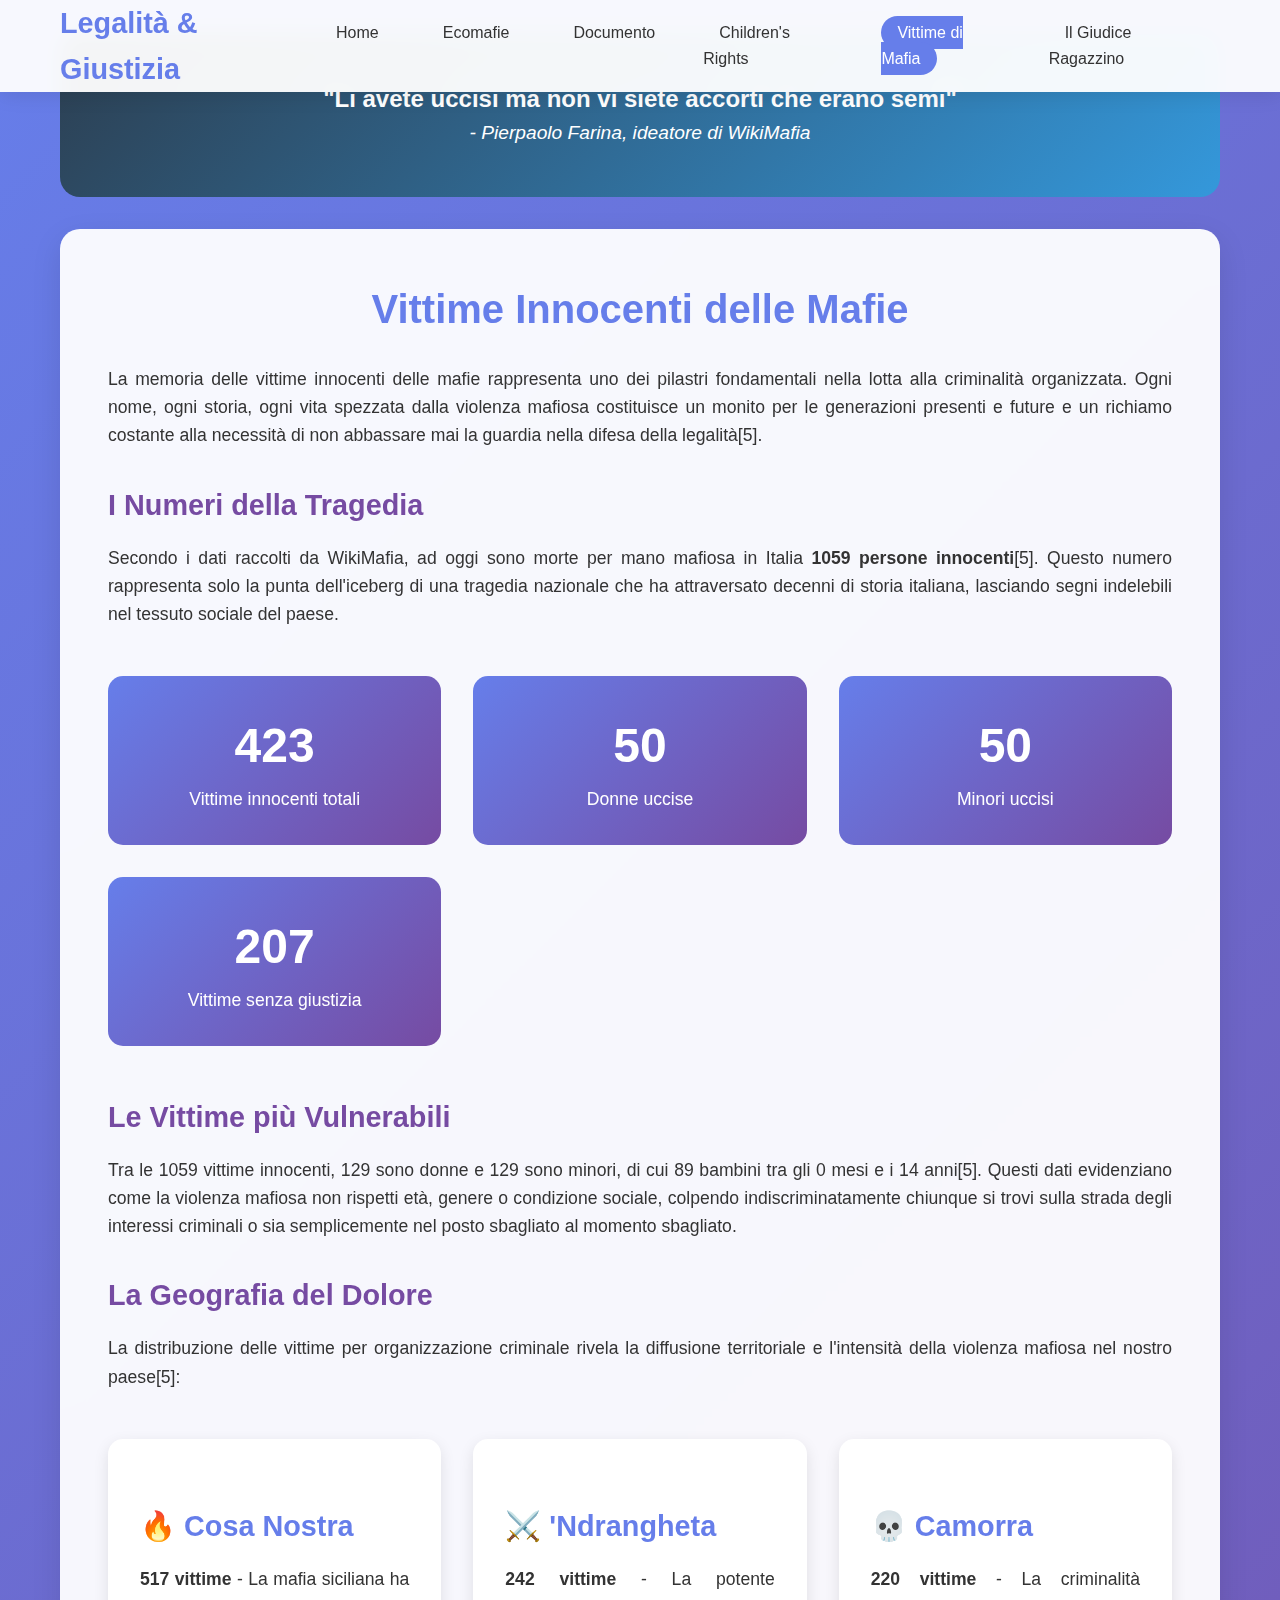
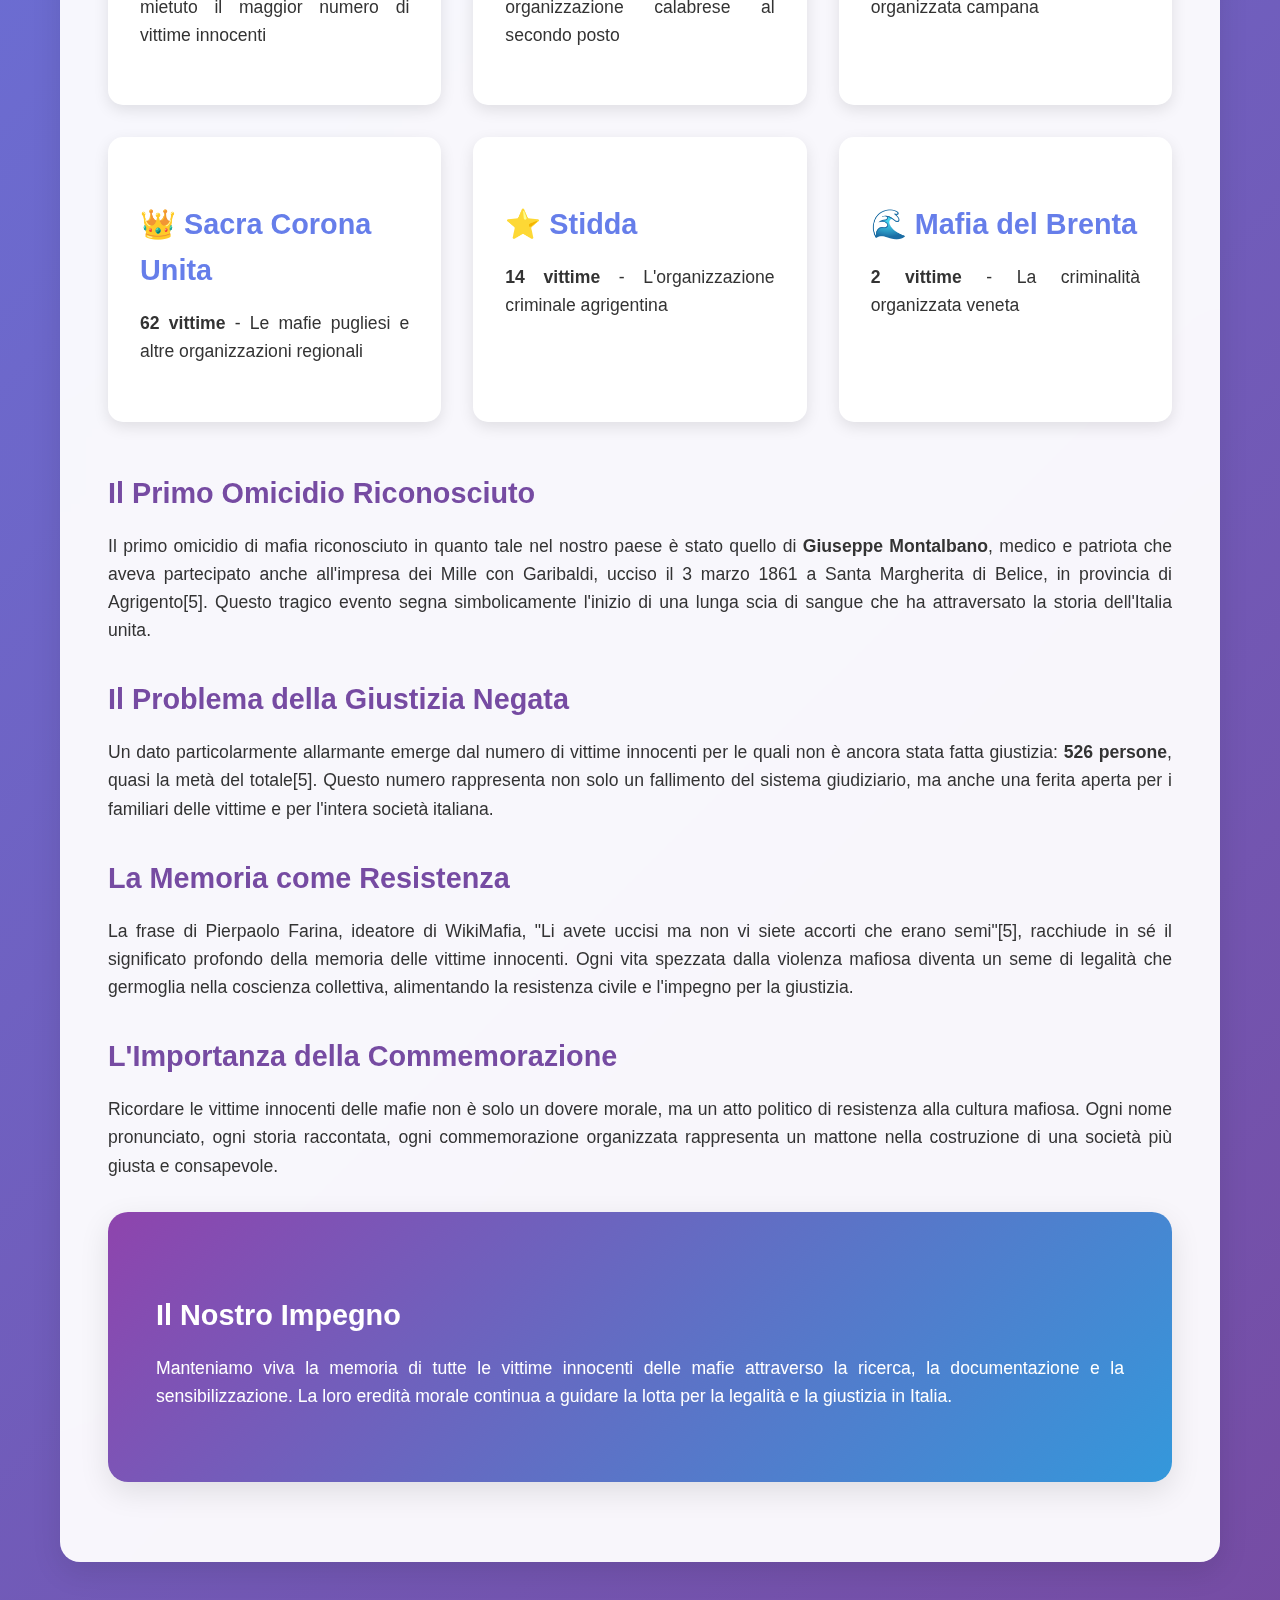
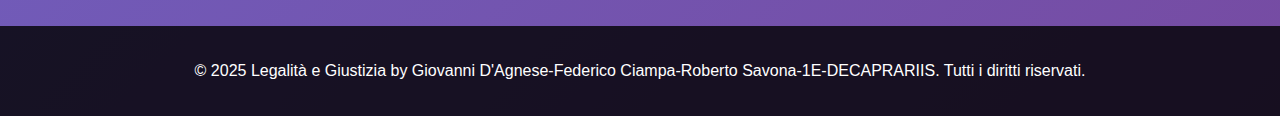
<file: vittime-mafia.html>
<!DOCTYPE html>
<html lang="it">
<head>
    <meta charset="UTF-8">
    <meta name="viewport" content="width=device-width, initial-scale=1.0">
    <title>Vittime Innocenti delle Mafie</title>
    <link rel="stylesheet" href="styles.css">
</head>
<body>
    <header>
        <nav class="container">
            <a href="index.html" class="logo">Legalità & Giustizia</a>
            <ul class="nav-links">
                <li><a href="index.html">Home</a></li>
                <li><a href="ecomafie.html">Ecomafie</a></li>
                <li><a href="documento.html">Documento</a></li>
                <li><a href="diritti-bambini.html">Children's Rights</a></li>
                <li><a href="vittime-mafia.html" class="active">Vittime di Mafia</a></li>
                <li><a href="giudice-ragazzino.html">Il Giudice Ragazzino</a></li>
            </ul>
            <div class="mobile-menu">
                <span></span>
                <span></span>
                <span></span>
            </div>
        </nav>
    </header>

    <main class="container">
        <div class="victims-memorial">
            <h2>"Li avete uccisi ma non vi siete accorti che erano semi"</h2>
            <p style="font-style: italic; font-size: 1.2rem;">- Pierpaolo Farina, ideatore di WikiMafia</p>
        </div>

        <div class="content-section">
            <h2>Vittime Innocenti delle Mafie</h2>
            
            <p>La memoria delle vittime innocenti delle mafie rappresenta uno dei pilastri fondamentali nella lotta alla criminalità organizzata. Ogni nome, ogni storia, ogni vita spezzata dalla violenza mafiosa costituisce un monito per le generazioni presenti e future e un richiamo costante alla necessità di non abbassare mai la guardia nella difesa della legalità[5].</p>

            <h3>I Numeri della Tragedia</h3>
            <p>Secondo i dati raccolti da WikiMafia, ad oggi sono morte per mano mafiosa in Italia <strong>1059 persone innocenti</strong>[5]. Questo numero rappresenta solo la punta dell'iceberg di una tragedia nazionale che ha attraversato decenni di storia italiana, lasciando segni indelebili nel tessuto sociale del paese.</p>

            <div class="stats-grid">
                <div class="stat-card">
                    <span class="stat-number" data-target="1059">1.059</span>
                    <span class="stat-label">Vittime innocenti totali</span>
                </div>
                
                <div class="stat-card">
                    <span class="stat-number" data-target="129">129</span>
                    <span class="stat-label">Donne uccise</span>
                </div>
                
                <div class="stat-card">
                    <span class="stat-number" data-target="129">129</span>
                    <span class="stat-label">Minori uccisi</span>
                </div>
                
                <div class="stat-card">
                    <span class="stat-number" data-target="526">526</span>
                    <span class="stat-label">Vittime senza giustizia</span>
                </div>
            </div>

            <h3>Le Vittime più Vulnerabili</h3>
            <p>Tra le 1059 vittime innocenti, 129 sono donne e 129 sono minori, di cui 89 bambini tra gli 0 mesi e i 14 anni[5]. Questi dati evidenziano come la violenza mafiosa non rispetti età, genere o condizione sociale, colpendo indiscriminatamente chiunque si trovi sulla strada degli interessi criminali o sia semplicemente nel posto sbagliato al momento sbagliato.</p>

            <h3>La Geografia del Dolore</h3>
            <p>La distribuzione delle vittime per organizzazione criminale rivela la diffusione territoriale e l'intensità della violenza mafiosa nel nostro paese[5]:</p>

            <div class="cards-grid">
                <div class="card">
                    <h3>🔥 Cosa Nostra</h3>
                    <p><strong>517 vittime</strong> - La mafia siciliana ha mietuto il maggior numero di vittime innocenti</p>
                </div>
                
                <div class="card">
                    <h3>⚔️ 'Ndrangheta</h3>
                    <p><strong>242 vittime</strong> - La potente organizzazione calabrese al secondo posto</p>
                </div>
                
                <div class="card">
                    <h3>💀 Camorra</h3>
                    <p><strong>220 vittime</strong> - La criminalità organizzata campana</p>
                </div>
                
                <div class="card">
                    <h3>👑 Sacra Corona Unita</h3>
                    <p><strong>62 vittime</strong> - Le mafie pugliesi e altre organizzazioni regionali</p>
                </div>
                
                <div class="card">
                    <h3>⭐ Stidda</h3>
                    <p><strong>14 vittime</strong> - L'organizzazione criminale agrigentina</p>
                </div>
                
                <div class="card">
                    <h3>🌊 Mafia del Brenta</h3>
                    <p><strong>2 vittime</strong> - La criminalità organizzata veneta</p>
                </div>
            </div>

            <h3>Il Primo Omicidio Riconosciuto</h3>
            <p>Il primo omicidio di mafia riconosciuto in quanto tale nel nostro paese è stato quello di <strong>Giuseppe Montalbano</strong>, medico e patriota che aveva partecipato anche all'impresa dei Mille con Garibaldi, ucciso il 3 marzo 1861 a Santa Margherita di Belice, in provincia di Agrigento[5]. Questo tragico evento segna simbolicamente l'inizio di una lunga scia di sangue che ha attraversato la storia dell'Italia unita.</p>

            <h3>Il Problema della Giustizia Negata</h3>
            <p>Un dato particolarmente allarmante emerge dal numero di vittime innocenti per le quali non è ancora stata fatta giustizia: <strong>526 persone</strong>, quasi la metà del totale[5]. Questo numero rappresenta non solo un fallimento del sistema giudiziario, ma anche una ferita aperta per i familiari delle vittime e per l'intera società italiana.</p>

            <h3>La Memoria come Resistenza</h3>
            <p>La frase di Pierpaolo Farina, ideatore di WikiMafia, "Li avete uccisi ma non vi siete accorti che erano semi"[5], racchiude in sé il significato profondo della memoria delle vittime innocenti. Ogni vita spezzata dalla violenza mafiosa diventa un seme di legalità che germoglia nella coscienza collettiva, alimentando la resistenza civile e l'impegno per la giustizia.</p>

            <h3>L'Importanza della Commemorazione</h3>
            <p>Ricordare le vittime innocenti delle mafie non è solo un dovere morale, ma un atto politico di resistenza alla cultura mafiosa. Ogni nome pronunciato, ogni storia raccontata, ogni commemorazione organizzata rappresenta un mattone nella costruzione di una società più giusta e consapevole.</p>

            <div class="content-section" style="background: linear-gradient(135deg, #8e44ad, #3498db); color: white;">
                <h3 style="color: white;">Il Nostro Impegno</h3>
                <p>Manteniamo viva la memoria di tutte le vittime innocenti delle mafie attraverso la ricerca, la documentazione e la sensibilizzazione. La loro eredità morale continua a guidare la lotta per la legalità e la giustizia in Italia.</p>
            </div>
        </div>
    </main>

    <footer>
        <div class="container">
            <p>&copy; 2025 Legalità e Giustizia by Giovanni D'Agnese-Federico Ciampa-Roberto Savona-1E-DECAPRARIIS. Tutti i diritti riservati.</p>
        </div>
    </footer>

    <script src="script.js"></script>
    <script>
        // Animate counters when they come into view
        const observer = new IntersectionObserver((entries) => {
            entries.forEach(entry => {
                if (entry.isIntersecting) {
                    animateCounters();
                    observer.unobserve(entry.target);
                }
            });
        });

        const statsGrid = document.querySelector('.stats-grid');
        if (statsGrid) {
            observer.observe(statsGrid);
        }
    </script>
</body>
</html>
</file>
<file: styles.css>
* {
    margin: 0;
    padding: 0;
    box-sizing: border-box;
}

body {
    font-family: 'Segoe UI', Tahoma, Geneva, Verdana, sans-serif;
    line-height: 1.6;
    color: #333;
    background: linear-gradient(135deg, #667eea 0%, #764ba2 100%);
    min-height: 100vh;
}

.container {
    max-width: 1200px;
    margin: 0 auto;
    padding: 0 20px;
}

/* Header Styles */
header {
    background: rgba(255, 255, 255, 0.95);
    backdrop-filter: blur(10px);
    box-shadow: 0 2px 20px rgba(0, 0, 0, 0.1);
    position: fixed;
    width: 100%;
    top: 0;
    z-index: 1000;
    transition: all 0.3s ease;
}

nav {
    display: flex;
    justify-content: space-between;
    align-items: center;
    padding: 1rem 0;
}

.logo {
    font-size: 1.8rem;
    font-weight: bold;
    color: #667eea;
    text-decoration: none;
    transition: color 0.3s ease;
}

.logo:hover {
    color: #764ba2;
}

.nav-links {
    display: flex;
    list-style: none;
    gap: 2rem;
}

.nav-links li a {
    text-decoration: none;
    color: #333;
    font-weight: 500;
    transition: all 0.3s ease;
    padding: 0.5rem 1rem;
    border-radius: 25px;
}

.nav-links li a:hover,
.nav-links li a.active {
    background: #667eea;
    color: white;
    transform: translateY(-2px);
}

/* Mobile Menu */
.mobile-menu {
    display: none;
    flex-direction: column;
    cursor: pointer;
}

.mobile-menu span {
    width: 25px;
    height: 3px;
    background: #333;
    margin: 3px 0;
    transition: 0.3s;
}

/* Main Content */
main {
    margin-top: 80px;
    padding: 2rem 0;
}

.hero {
    text-align: center;
    padding: 4rem 0;
    color: white;
}

.hero h1 {
    font-size: 3.5rem;
    margin-bottom: 1rem;
    opacity: 0;
    animation: fadeInUp 1s ease forwards 0.2s;
}

.hero p {
    font-size: 1.2rem;
    margin-bottom: 2rem;
    opacity: 0;
    animation: fadeInUp 1s ease forwards 0.4s;
}

.btn-primary {
    display: inline-block;
    background: linear-gradient(45deg, #667eea, #764ba2);
    color: white;
    padding: 1rem 2rem;
    text-decoration: none;
    border-radius: 50px;
    font-weight: bold;
    transition: all 0.3s ease;
    box-shadow: 0 4px 15px rgba(0, 0, 0, 0.2);
    opacity: 0;
    animation: fadeInUp 1s ease forwards 0.6s;
}

.btn-primary:hover {
    transform: translateY(-3px);
    box-shadow: 0 6px 20px rgba(0, 0, 0, 0.3);
}

/* Content Sections */
.content-section {
    background: rgba(255, 255, 255, 0.95);
    margin: 2rem 0;
    padding: 3rem;
    border-radius: 20px;
    box-shadow: 0 10px 30px rgba(0, 0, 0, 0.1);
    backdrop-filter: blur(10px);
}

.content-section h2 {
    color: #667eea;
    margin-bottom: 1.5rem;
    font-size: 2.5rem;
    text-align: center;
}

.content-section h3 {
    color: #764ba2;
    margin: 2rem 0 1rem 0;
    font-size: 1.8rem;
}

.content-section p {
    margin-bottom: 1.5rem;
    text-align: justify;
    font-size: 1.1rem;
}

.stats-grid {
    display: grid;
    grid-template-columns: repeat(auto-fit, minmax(250px, 1fr));
    gap: 2rem;
    margin: 3rem 0;
}

.stat-card {
    background: linear-gradient(135deg, #667eea, #764ba2);
    color: white;
    padding: 2rem;
    border-radius: 15px;
    text-align: center;
    transition: transform 0.3s ease;
}

.stat-card:hover {
    transform: translateY(-5px);
}

.stat-number {
    font-size: 3rem;
    font-weight: bold;
    display: block;
}

.stat-label {
    font-size: 1.1rem;
    margin-top: 0.5rem;
}

/* Cards Grid */
.cards-grid {
    display: grid;
    grid-template-columns: repeat(auto-fit, minmax(300px, 1fr));
    gap: 2rem;
    margin: 3rem 0;
}

.card {
    background: white;
    border-radius: 15px;
    padding: 2rem;
    box-shadow: 0 5px 15px rgba(0, 0, 0, 0.1);
    transition: all 0.3s ease;
}

.card:hover {
    transform: translateY(-5px);
    box-shadow: 0 10px 25px rgba(0, 0, 0, 0.15);
}

.card h3 {
    color: #667eea;
    margin-bottom: 1rem;
}

/* Footer */
footer {
    background: rgba(0, 0, 0, 0.8);
    color: white;
    text-align: center;
    padding: 2rem 0;
    margin-top: 4rem;
}

/* Animations */
@keyframes fadeInUp {
    from {
        opacity: 0;
        transform: translateY(30px);
    }
    to {
        opacity: 1;
        transform: translateY(0);
    }
}

/* Responsive Design */
@media (max-width: 768px) {
    .nav-links {
        display: none;
        position: absolute;
        top: 100%;
        left: 0;
        width: 100%;
        background: white;
        flex-direction: column;
        padding: 1rem 0;
        box-shadow: 0 2px 10px rgba(0, 0, 0, 0.1);
    }

    .nav-links.active {
        display: flex;
    }

    .mobile-menu {
        display: flex;
    }

    .hero h1 {
        font-size: 2.5rem;
    }

    .content-section {
        padding: 2rem 1rem;
    }

    .stats-grid {
        grid-template-columns: 1fr;
    }
}

/* Page-specific styles */
.english-page {
    font-family: 'Georgia', serif;
}

.english-page .content-section h2 {
    font-family: 'Georgia', serif;
    color: #2c3e50;
}

.victims-memorial {
    background: linear-gradient(135deg, #2c3e50, #3498db);
    color: white;
    text-align: center;
    padding: 3rem;
    border-radius: 20px;
    margin: 2rem 0;
}

.film-poster {
    max-width: 300px;
    border-radius: 15px;
    box-shadow: 0 10px 25px rgba(0, 0, 0, 0.3);
    margin: 2rem auto;
    display: block;
}
</file>
